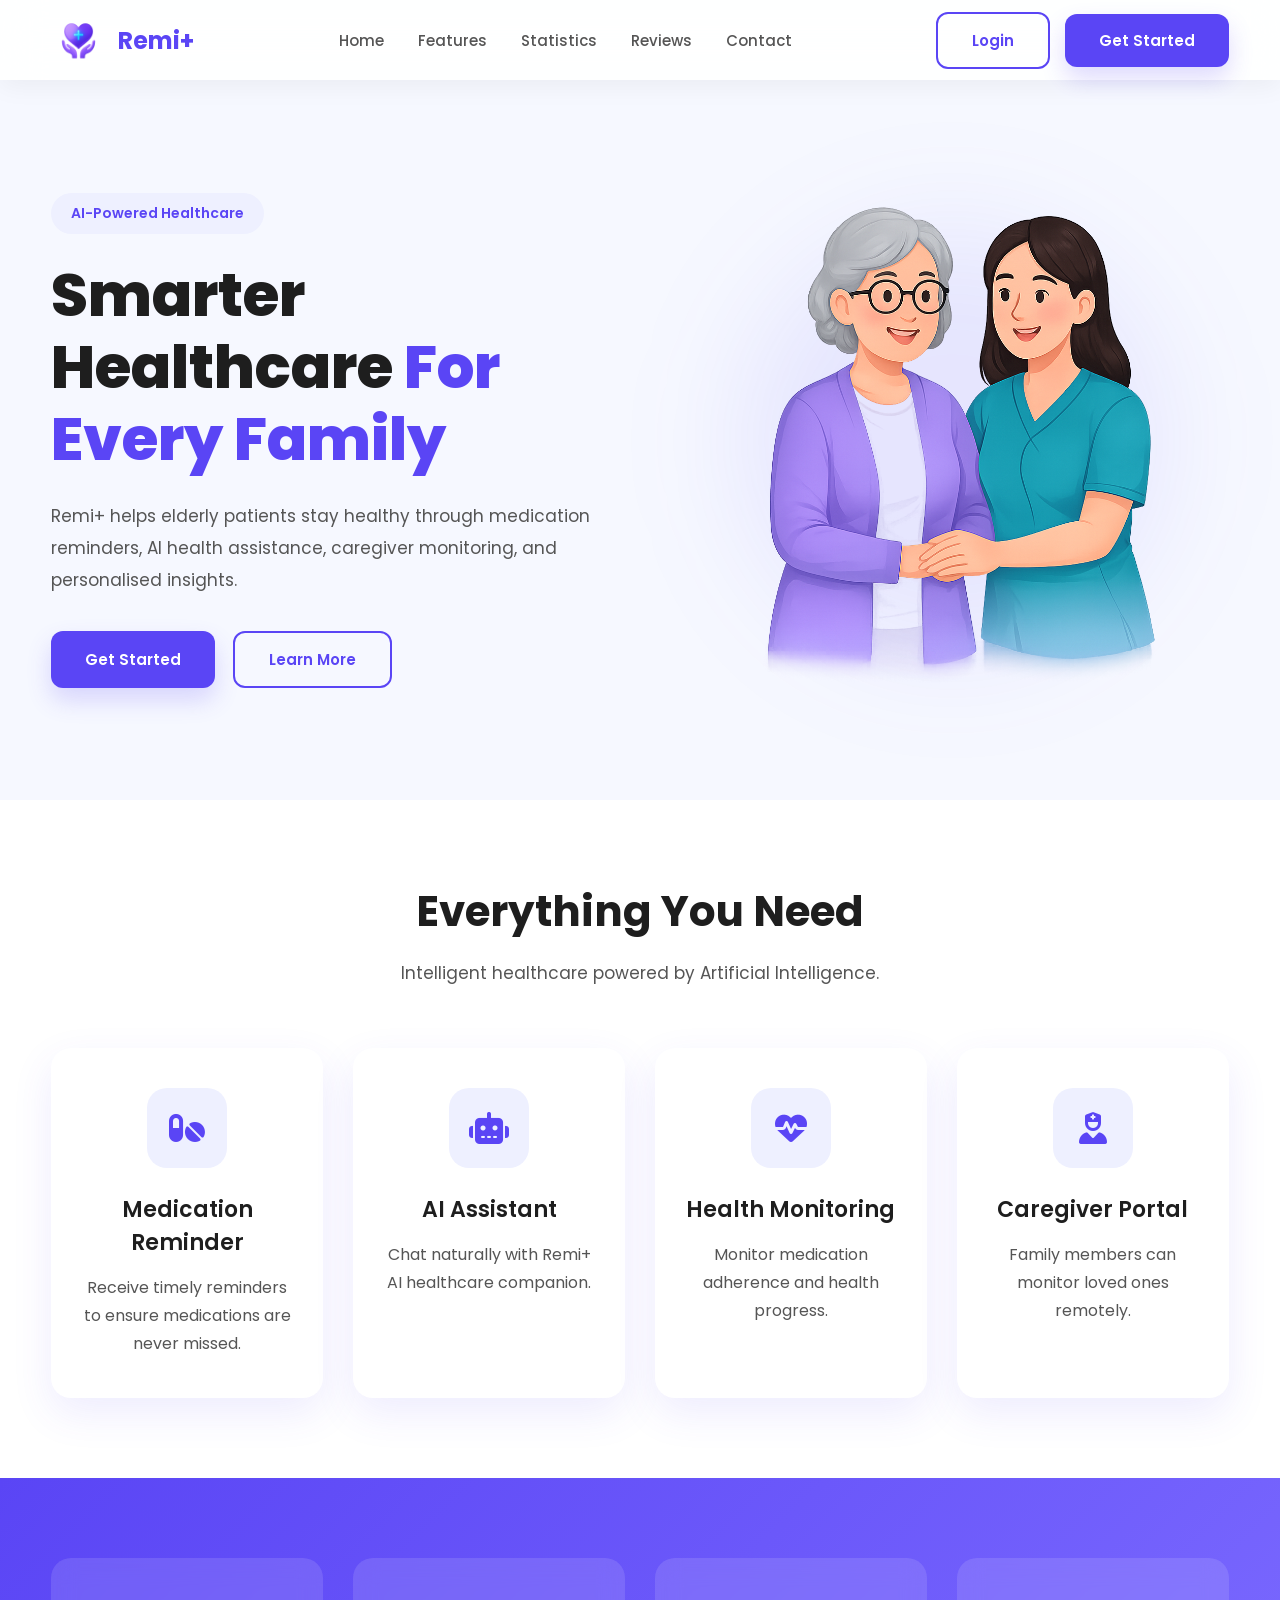
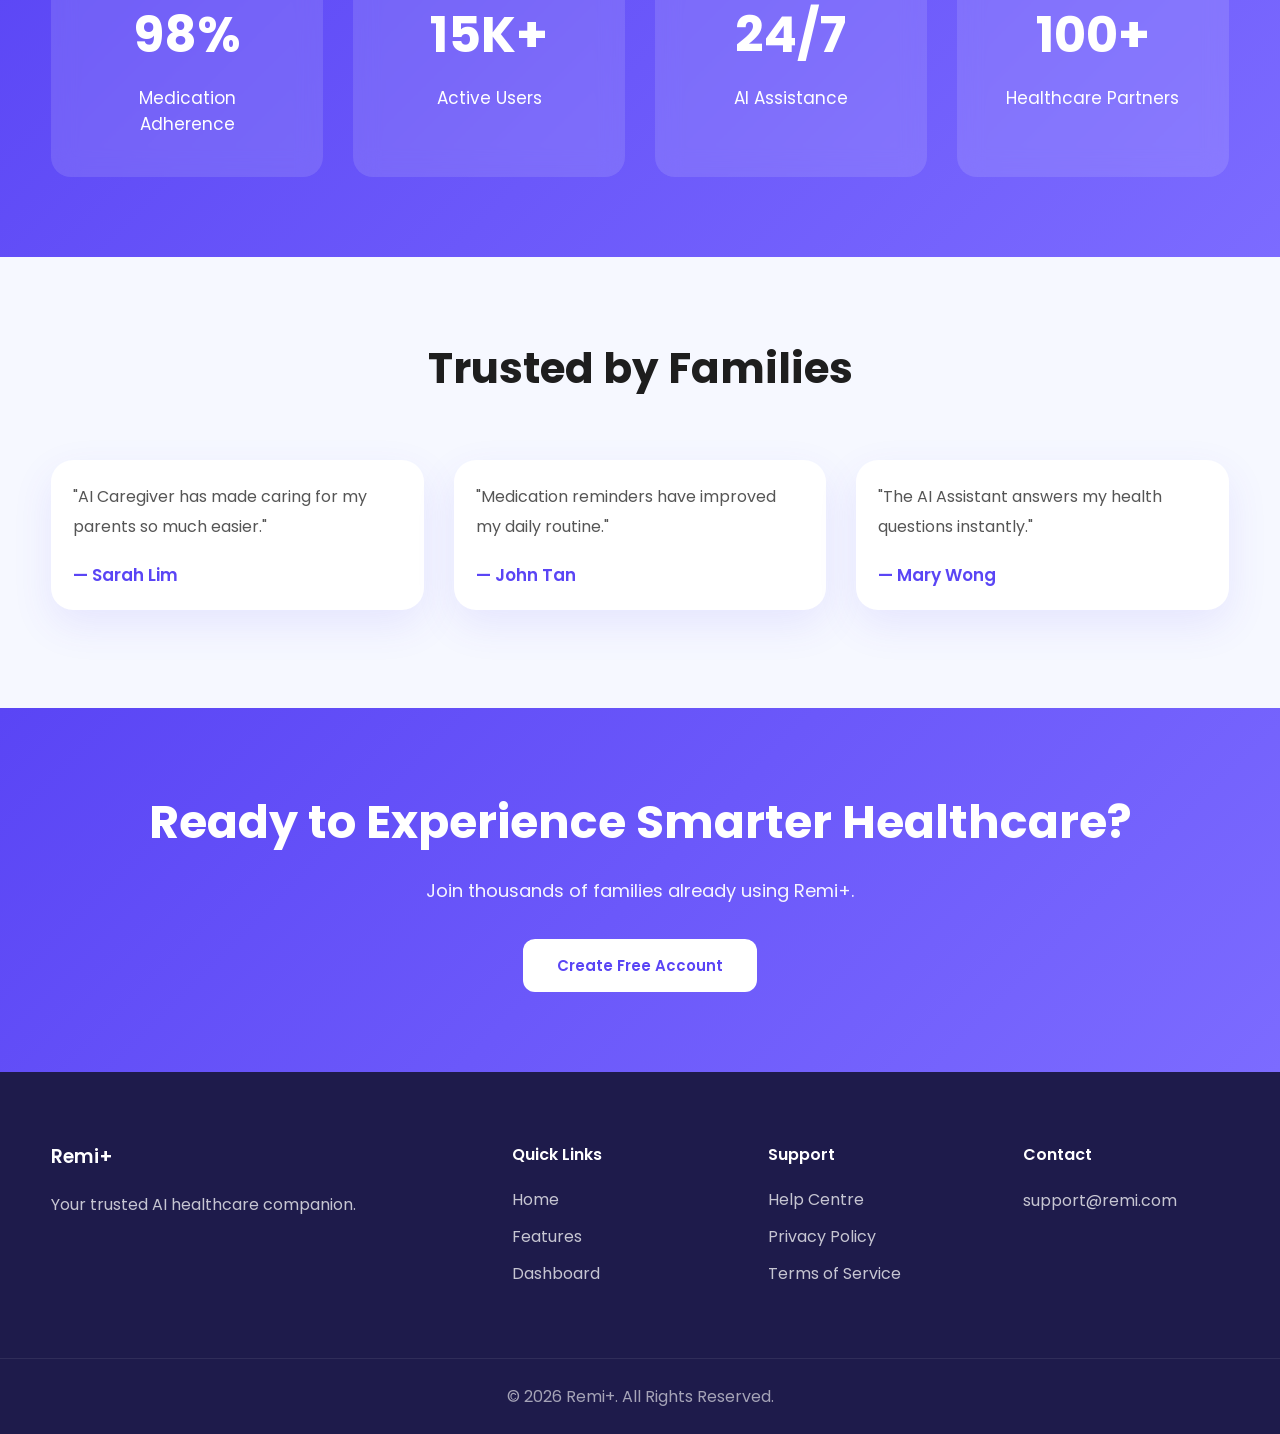
<file: index.html>
<!DOCTYPE html>
<html lang="en">

<head>
    <meta charset="UTF-8">
    <meta name="viewport" content="width=device-width, initial-scale=1.0">

    <title>Remi+</title>

    <!-- Google Font -->
    <link rel="preconnect" href="https://fonts.googleapis.com">
    <link rel="preconnect" href="https://fonts.gstatic.com" crossorigin>

    <link
        href="https://fonts.googleapis.com/css2?family=Poppins:wght@300;400;500;600;700;800&display=swap"
        rel="stylesheet">

    <!-- Font Awesome -->
    <link rel="stylesheet"
        href="https://cdnjs.cloudflare.com/ajax/libs/font-awesome/6.6.0/css/all.min.css">

    <!-- CSS -->
    <link rel="stylesheet" href="css/style.css">
</head>

<body>

    <!-- ================= NAVBAR ================= -->

    <header class="header">

        <div class="container navbar">

            <a href="#" class="logo">

                <img src="images/logo.png" alt="Logo">

                <span>Remi+</span>

            </a>

            <nav>

                <ul class="nav-links">

                    <li><a href="#home">Home</a></li>

                    <li><a href="#features">Features</a></li>

                    <li><a href="#statistics">Statistics</a></li>

                    <li><a href="#reviews">Reviews</a></li>

                    <li><a href="#contact">Contact</a></li>

                </ul>

            </nav>

            <div class="nav-buttons">

                <a href="choose-role.html" class="btn-outline">
                    Login
                </a>

                <a href="register.html" class="btn-primary">
                    Get Started
                </a>

            </div>

        </div>

    </header>

    <!-- ================= HERO ================= -->

    <section id="home" class="hero">

        <div class="container hero-grid">

            <div class="hero-content">

                <span class="tag">
                    AI-Powered Healthcare
                </span>

                <h1>

                    Smarter Healthcare

                    <span>

                        For Every Family

                    </span>

                </h1>

                <p>

                    Remi+ helps elderly patients stay healthy through
                    medication reminders, AI health assistance,
                    caregiver monitoring, and personalised insights.

                </p>

                <div class="hero-buttons">

                    <a href="choose-role.html" class="btn-primary">

                        Get Started

                    </a>

                    <a href="#features" class="btn-outline">

                        Learn More

                    </a>

                </div>

            </div>

            <div class="hero-image">

                <img src="images/hero.png" alt="AI Caregiver">

            </div>

        </div>

    </section>

    <!-- ================= FEATURES ================= -->

    <section id="features" class="features">

        <div class="container">

            <div class="section-title">

                <h2>

                    Everything You Need

                </h2>

                <p>

                    Intelligent healthcare powered by Artificial Intelligence.

                </p>

            </div>

            <div class="feature-grid">

                <div class="feature-card">

                    <i class="fas fa-pills"></i>

                    <h3>

                        Medication Reminder

                    </h3>

                    <p>

                        Receive timely reminders to ensure medications
                        are never missed.

                    </p>

                </div>

                <div class="feature-card">

                    <i class="fas fa-robot"></i>

                    <h3>

                        AI Assistant

                    </h3>

                    <p>

                        Chat naturally with Remi+ AI healthcare companion.

                    </p>

                </div>

                <div class="feature-card">

                    <i class="fas fa-heart-pulse"></i>

                    <h3>

                        Health Monitoring

                    </h3>

                    <p>

                        Monitor medication adherence and health progress.

                    </p>

                </div>

                <div class="feature-card">

                    <i class="fas fa-user-nurse"></i>

                    <h3>

                        Caregiver Portal

                    </h3>

                    <p>

                        Family members can monitor loved ones remotely.

                    </p>

                </div>

            </div>

        </div>

    </section>

    <!-- ================= STATISTICS ================= -->

    <section id="statistics" class="statistics">

        <div class="container stats-grid">

            <div class="stat-card">

                <h2>98%</h2>

                <p>Medication Adherence</p>

            </div>

            <div class="stat-card">

                <h2>15K+</h2>

                <p>Active Users</p>

            </div>

            <div class="stat-card">

                <h2>24/7</h2>

                <p>AI Assistance</p>

            </div>

            <div class="stat-card">

                <h2>100+</h2>

                <p>Healthcare Partners</p>

            </div>

        </div>

    </section>

    <!-- ================= TESTIMONIALS ================= -->

    <section id="reviews" class="reviews">

        <div class="container">

            <div class="section-title">

                <h2>

                    Trusted by Families

                </h2>

            </div>

            <div class="review-grid">

                <div class="review-card">

                    <p>

                        "AI Caregiver has made caring for my parents so much
                        easier."

                    </p>

                    <h4>

                        — Sarah Lim

                    </h4>

                </div>

                <div class="review-card">

                    <p>

                        "Medication reminders have improved my daily routine."

                    </p>

                    <h4>

                        — John Tan

                    </h4>

                </div>

                <div class="review-card">

                    <p>

                        "The AI Assistant answers my health questions instantly."

                    </p>

                    <h4>

                        — Mary Wong

                    </h4>

                </div>

            </div>

        </div>

    </section>

    <!-- ================= CTA ================= -->

    <section class="cta">

        <div class="container">

            <h2>

                Ready to Experience Smarter Healthcare?

            </h2>

            <p>

                Join thousands of families already using Remi+.

            </p>

            <a href="register.html" class="btn-primary">

                Create Free Account

            </a>

        </div>

    </section>

    <!-- ================= FOOTER ================= -->

    <footer id="contact">

        <div class="container footer-grid">

            <div>

                <h3>

                    Remi+

                </h3>

                <p>

                    Your trusted AI healthcare companion.

                </p>

            </div>

            <div>

                <h4>

                    Quick Links

                </h4>

                <a href="#">Home</a>

                <a href="#">Features</a>

                <a href="#">Dashboard</a>

            </div>

            <div>

                <h4>

                    Support

                </h4>

                <a href="#">Help Centre</a>

                <a href="#">Privacy Policy</a>

                <a href="#">Terms of Service</a>

            </div>

            <div>

                <h4>

                    Contact

                </h4>

                <p>

                    support@remi.com

                </p>

            </div>

        </div>

        <div class="copyright">

            © 2026 Remi+. All Rights Reserved.

        </div>

    </footer>

    <!-- JavaScript -->

    <script src="js/script.js"></script>

</body>

</html>
</file>
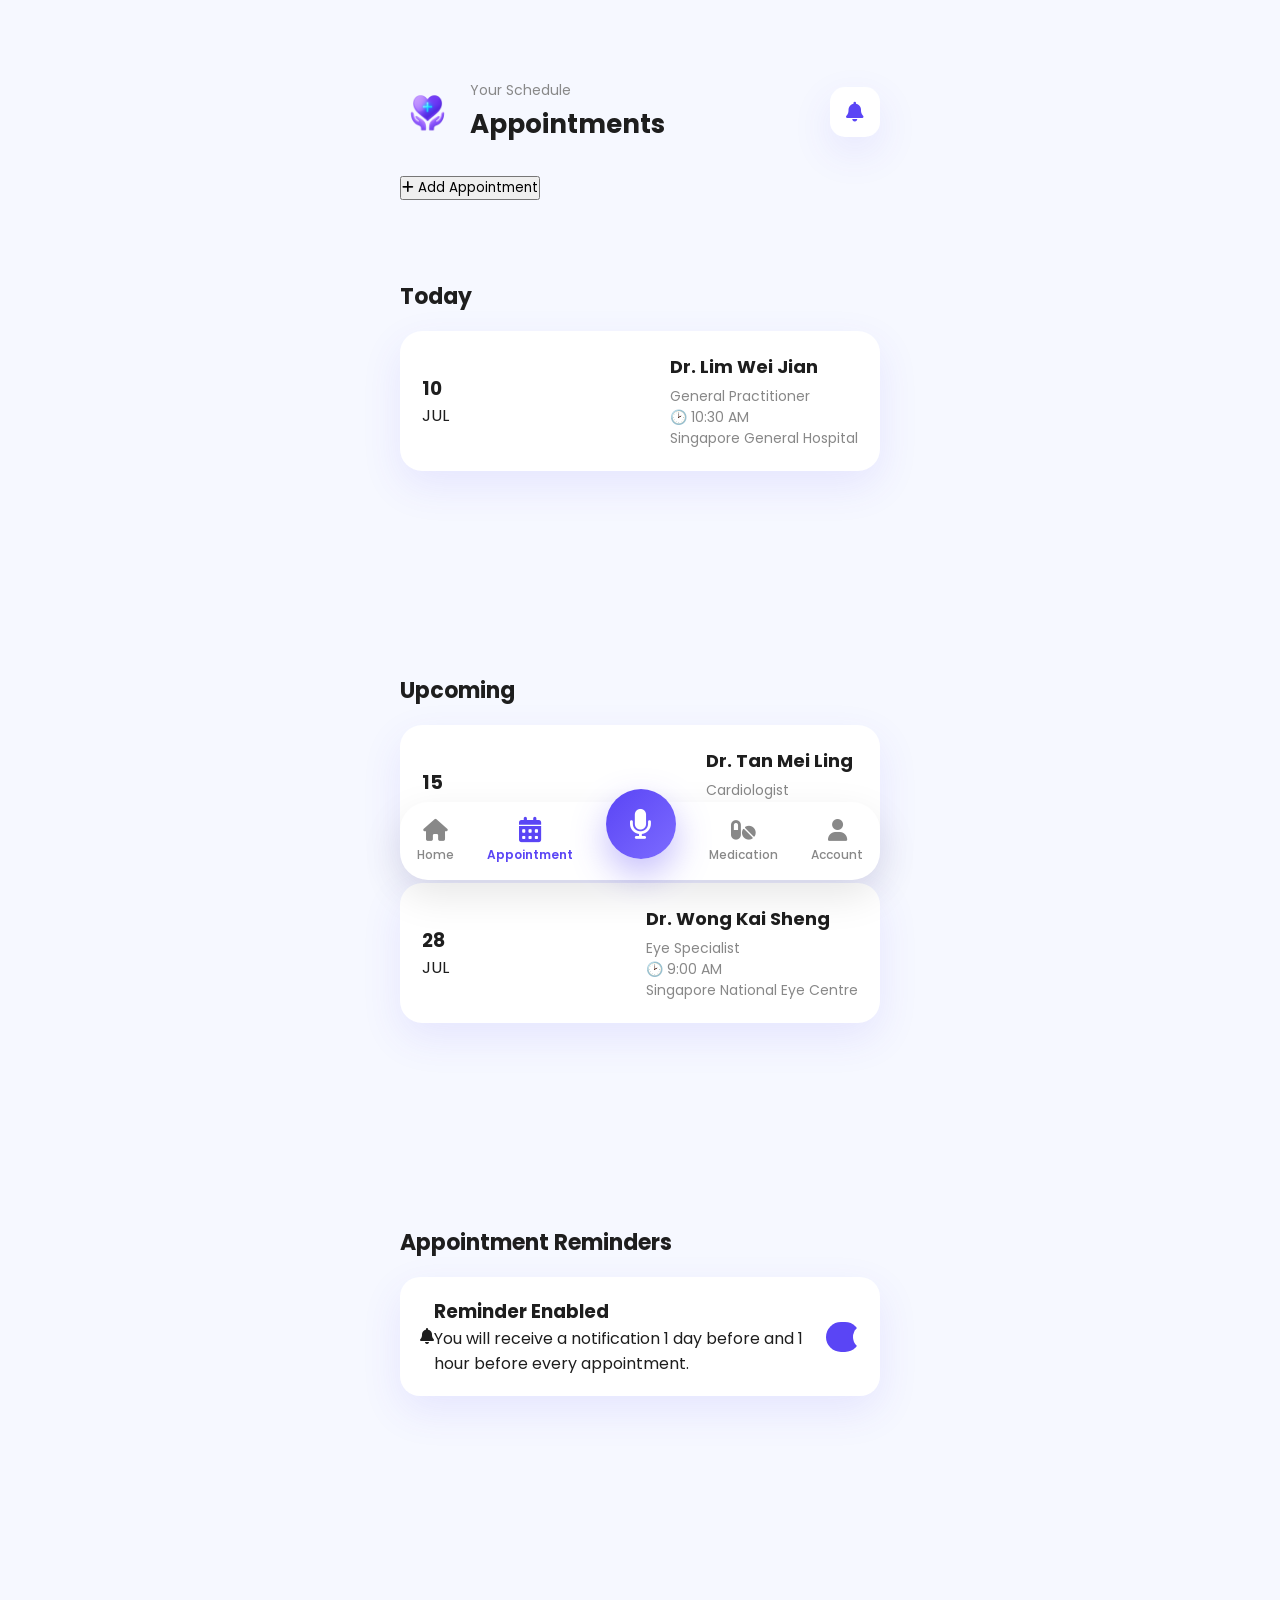
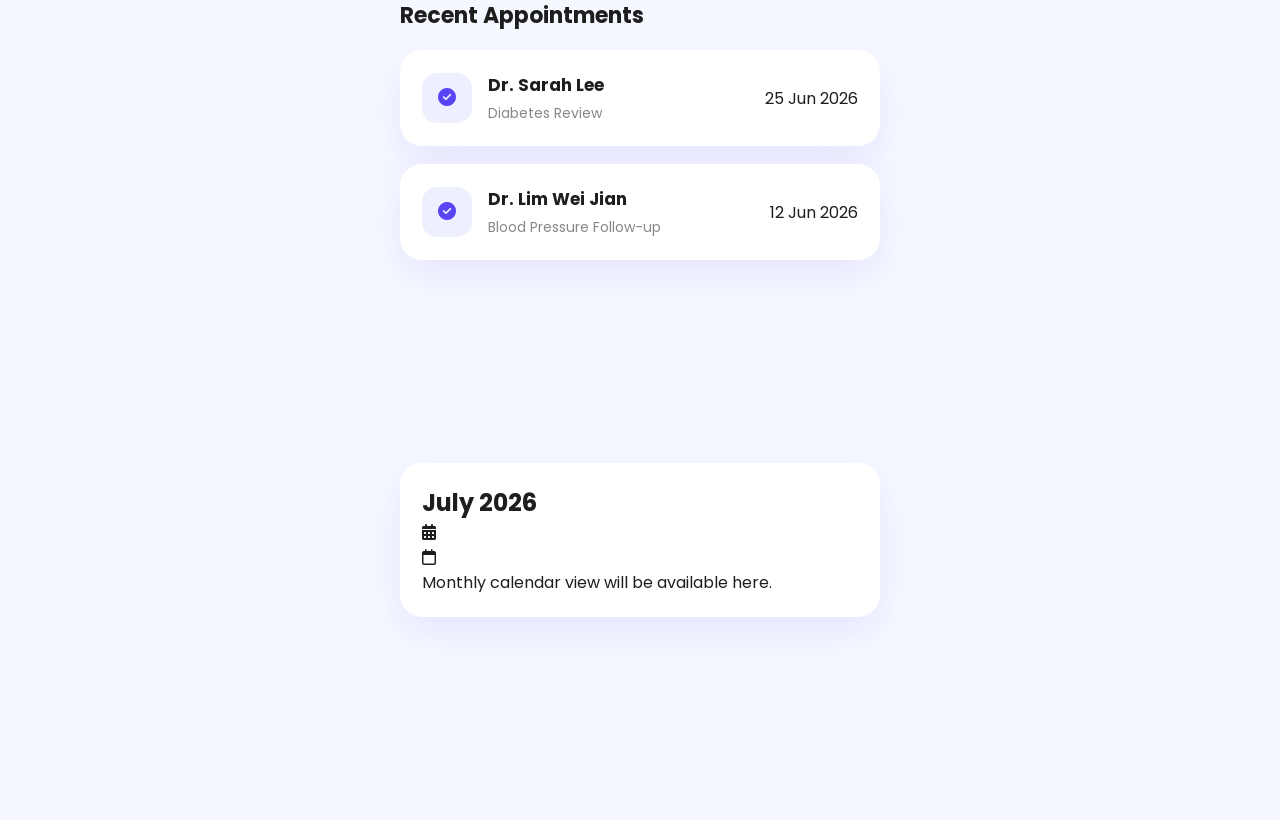
<file: appointment.html>
<!DOCTYPE html>
<html lang="en">

<head>

    <meta charset="UTF-8">

    <meta name="viewport"
          content="width=device-width, initial-scale=1.0">

    <title>Remi+ | Appointments</title>

    <!-- Google Font -->

    <link rel="preconnect"
          href="https://fonts.googleapis.com">

    <link rel="preconnect"
          href="https://fonts.gstatic.com"
          crossorigin>

    <link href="https://fonts.googleapis.com/css2?family=Poppins:wght@300;400;500;600;700;800&display=swap"
          rel="stylesheet">

    <!-- Font Awesome -->

    <link rel="stylesheet"
          href="https://cdnjs.cloudflare.com/ajax/libs/font-awesome/6.6.0/css/all.min.css">

    <!-- CSS -->

    <link rel="stylesheet"
          href="css/style.css">

</head>

<body>

    <section class="appointment-page">

        <div class="dashboard-container">

            <!-- ==========================================
                 HEADER
            =========================================== -->

            <header class="dashboard-header">

                <div class="header-left">

                    <img src="images/logo.png"
                         class="dashboard-logo"
                         alt="Remi+">

                    <div>

                        <p class="welcome-text">

                            Your Schedule

                        </p>

                        <h1>

                            Appointments

                        </h1>

                    </div>

                </div>

                <button class="notification-btn">

                    <i class="fa-solid fa-bell"></i>

                </button>

            </header>

            <!-- ==========================================
                 ADD BUTTON
            =========================================== -->

            <button class="primary-btn add-btn">

                <i class="fa-solid fa-plus"></i>

                Add Appointment

            </button>

            <!-- ==========================================
                 TODAY
            =========================================== -->

            <section class="dashboard-section">

                <div class="section-header">

                    <h2>

                        Today

                    </h2>

                </div>

                <div class="appointment-card">

                    <div class="appointment-date">

                        <h1>

                            10

                        </h1>

                        <span>

                            JUL

                        </span>

                    </div>

                    <div class="appointment-details">

                        <h3>

                            Dr. Lim Wei Jian

                        </h3>

                        <p>

                            General Practitioner

                        </p>

                        <p>

                            🕑 10:30 AM

                        </p>

                        <p>

                            Singapore General Hospital

                        </p>

                    </div>

                </div>

            </section>

            <!-- ==========================================
                 UPCOMING
            =========================================== -->

            <section class="dashboard-section">

                <div class="section-header">

                    <h2>

                        Upcoming

                    </h2>

                </div>

                <div class="appointment-card">

                    <div class="appointment-date">

                        <h1>

                            15

                        </h1>

                        <span>

                            JUL

                        </span>

                    </div>

                    <div class="appointment-details">

                        <h3>

                            Dr. Tan Mei Ling

                        </h3>

                        <p>

                            Cardiologist

                        </p>

                        <p>

                            🕑 2:30 PM

                        </p>

                        <p>

                            National Heart Centre

                        </p>

                    </div>

                </div>

                <div class="appointment-card">

                    <div class="appointment-date">

                        <h1>

                            28

                        </h1>

                        <span>

                            JUL

                        </span>

                    </div>

                    <div class="appointment-details">

                        <h3>

                            Dr. Wong Kai Sheng

                        </h3>

                        <p>

                            Eye Specialist

                        </p>

                        <p>

                            🕑 9:00 AM

                        </p>

                        <p>

                            Singapore National Eye Centre

                        </p>

                    </div>

                </div>

            </section>

                        <!-- ==========================================
                 APPOINTMENT REMINDERS
            =========================================== -->

            <section class="dashboard-section">

                <div class="section-header">

                    <h2>

                        Appointment Reminders

                    </h2>

                </div>

                <div class="reminder-card">

                    <div class="reminder-icon">

                        <i class="fa-solid fa-bell"></i>

                    </div>

                    <div class="reminder-content">

                        <h3>

                            Reminder Enabled

                        </h3>

                        <p>

                            You will receive a notification
                            1 day before and 1 hour before
                            every appointment.

                        </p>

                    </div>

                    <label class="switch">

                        <input type="checkbox"
                               checked>

                        <span class="slider"></span>

                    </label>

                </div>

            </section>

            <!-- ==========================================
                 PAST APPOINTMENTS
            =========================================== -->

            <section class="dashboard-section">

                <div class="section-header">

                    <h2>

                        Recent Appointments

                    </h2>

                </div>

                <div class="history-card">

                    <div class="history-left">

                        <i class="fa-solid fa-circle-check"></i>

                        <div>

                            <h3>

                                Dr. Sarah Lee

                            </h3>

                            <p>

                                Diabetes Review

                            </p>

                        </div>

                    </div>

                    <span>

                        25 Jun 2026

                    </span>

                </div>

                <div class="history-card">

                    <div class="history-left">

                        <i class="fa-solid fa-circle-check"></i>

                        <div>

                            <h3>

                                Dr. Lim Wei Jian

                            </h3>

                            <p>

                                Blood Pressure Follow-up

                            </p>

                        </div>

                    </div>

                    <span>

                        12 Jun 2026

                    </span>

                </div>

            </section>

            <!-- ==========================================
                 MONTHLY CALENDAR
            =========================================== -->

            <section class="dashboard-section">

                <div class="calendar-card">

                    <div class="calendar-header">

                        <h2>

                            July 2026

                        </h2>

                        <i class="fa-solid fa-calendar-days"></i>

                    </div>

                    <div class="calendar-placeholder">

                        <i class="fa-regular fa-calendar"></i>

                        <p>

                            Monthly calendar view
                            will be available here.

                        </p>

                    </div>

                </div>

            </section>

            <!-- ==========================================
                 BOTTOM NAVIGATION
            =========================================== -->

            <nav class="bottom-navbar">

                <a href="home.html"
                   class="nav-item">

                    <i class="fa-solid fa-house"></i>

                    <span>

                        Home

                    </span>

                </a>

                <a href="appointment.html"
                   class="nav-item active">

                    <i class="fa-solid fa-calendar-days"></i>

                    <span>

                        Appointment

                    </span>

                </a>

                <a href="voice.html"
                   class="voice-button">

                    <i class="fa-solid fa-microphone"></i>

                </a>

                <a href="medication.html"
                   class="nav-item">

                    <i class="fa-solid fa-pills"></i>

                    <span>

                        Medication

                    </span>

                </a>

                <a href="account.html"
                   class="nav-item">

                    <i class="fa-solid fa-user"></i>

                    <span>

                        Account

                    </span>

                </a>

            </nav>

        </div>

    </section>

    <script src="js/script.js"></script>

</body>

</html>
</file>
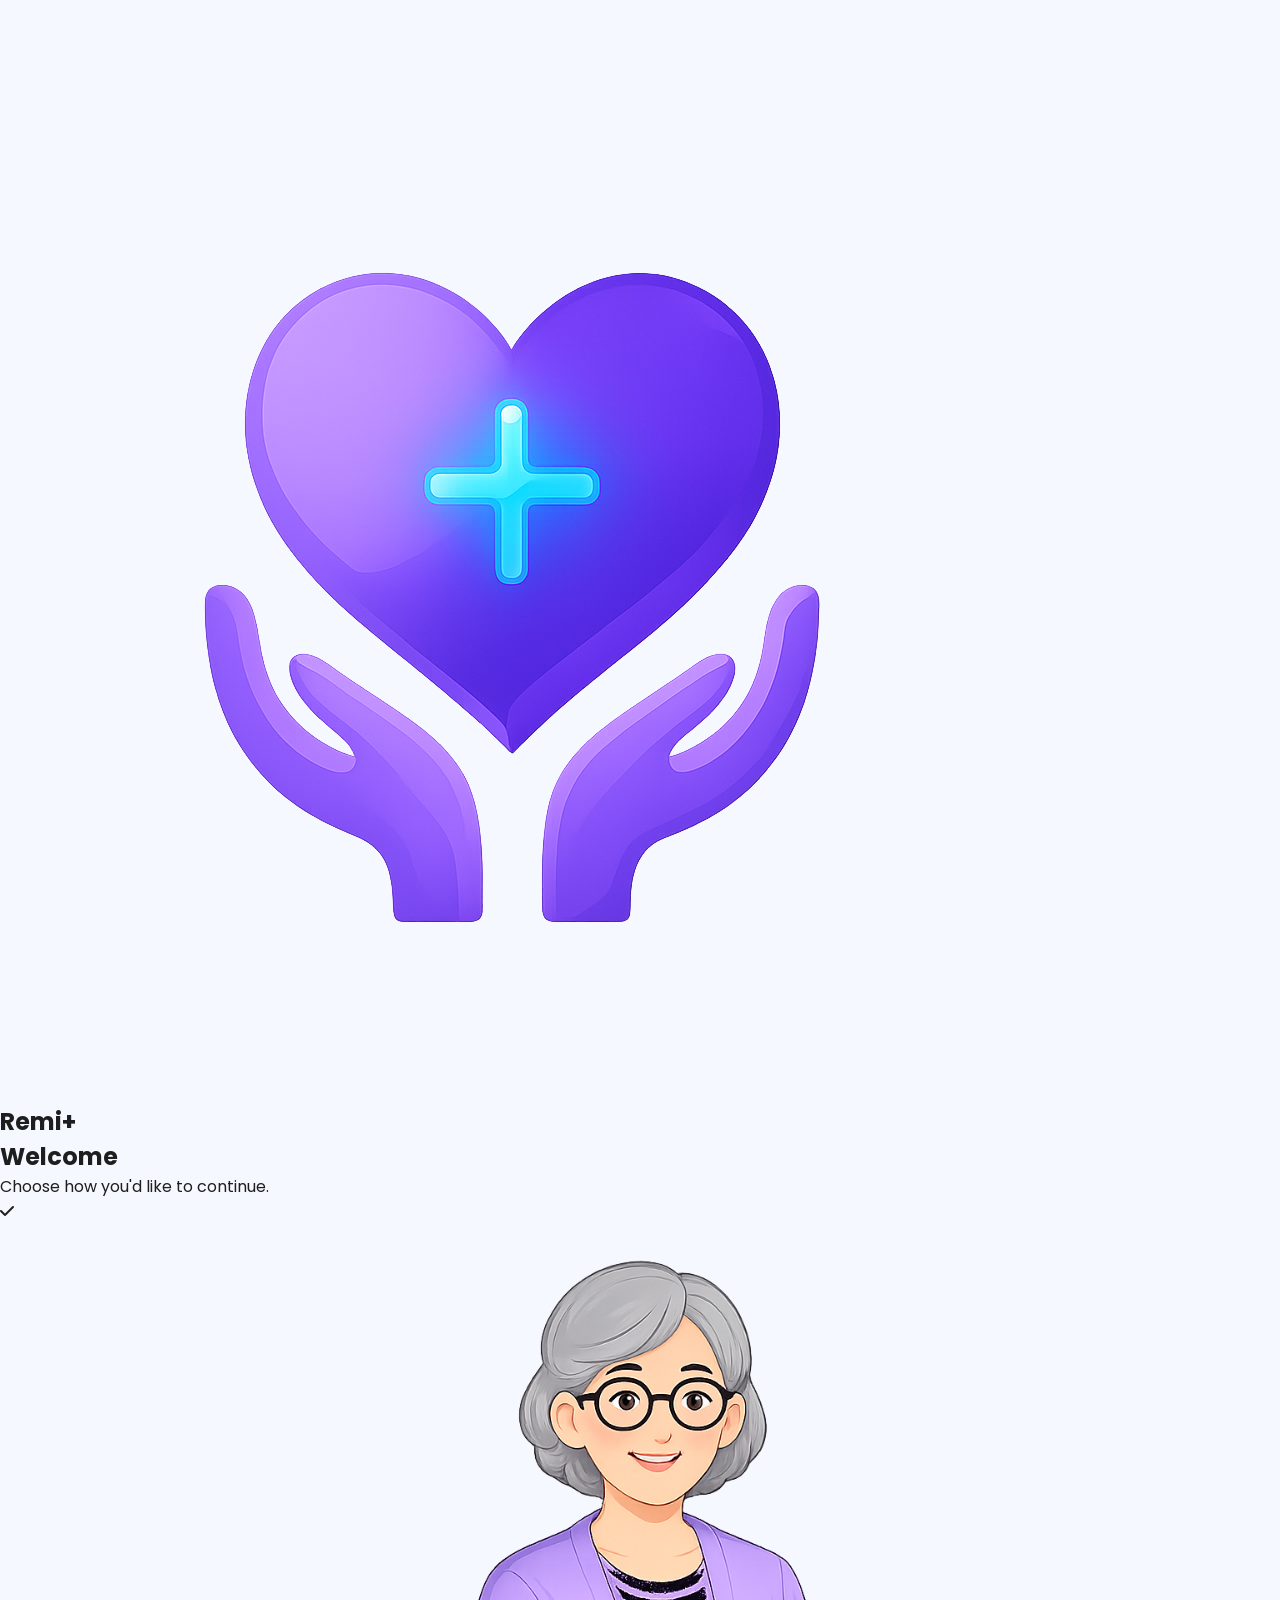
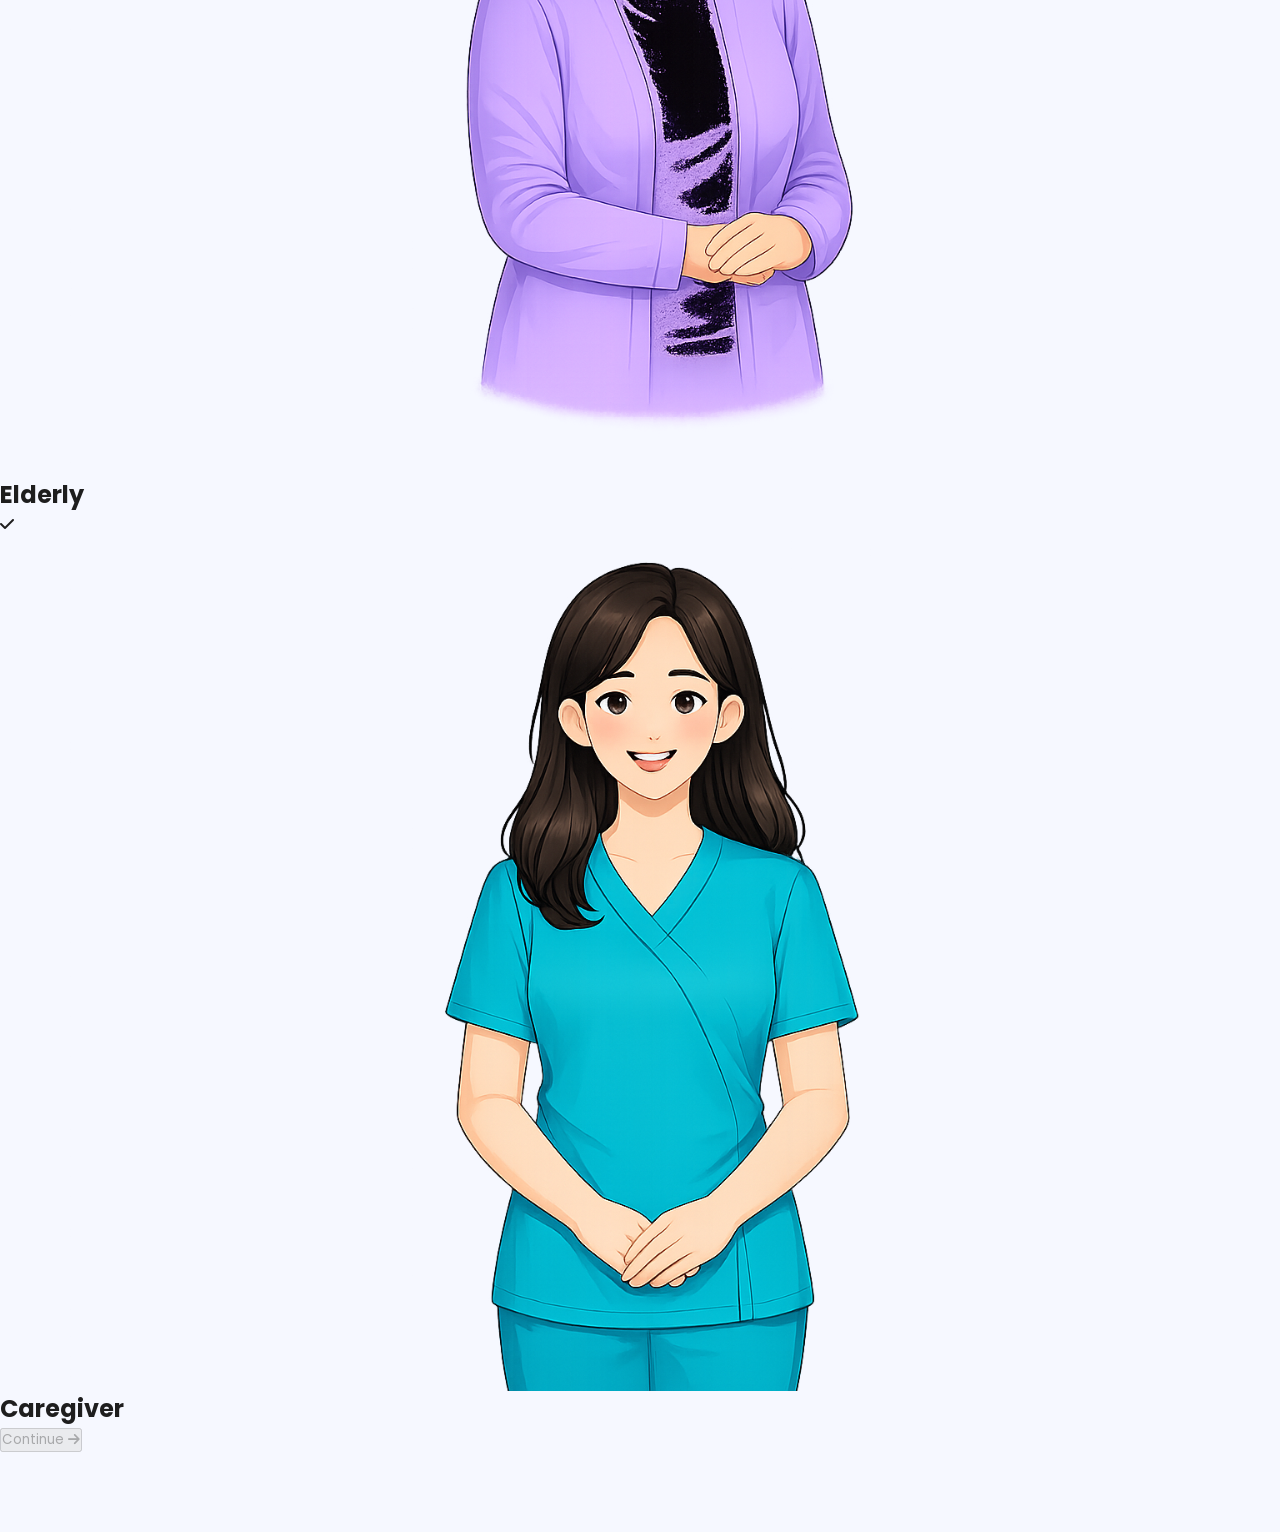
<file: choose-role.html>
<!DOCTYPE html>
<html lang="en">

<head>

    <meta charset="UTF-8">

    <meta name="viewport"
          content="width=device-width, initial-scale=1.0">

    <title>Remi+ | Choose Role</title>

    <!-- Google Font -->

    <link rel="preconnect"
          href="https://fonts.googleapis.com">

    <link rel="preconnect"
          href="https://fonts.gstatic.com"
          crossorigin>

    <link href="https://fonts.googleapis.com/css2?family=Poppins:wght@300;400;500;600;700;800&display=swap"
          rel="stylesheet">

    <!-- Font Awesome -->

    <link rel="stylesheet"
          href="https://cdnjs.cloudflare.com/ajax/libs/font-awesome/6.6.0/css/all.min.css">

    <!-- Global CSS -->

    <link rel="stylesheet"
          href="css/style.css">

</head>

<body>

    <!-- Background -->

    <div class="bg-circle circle-1"></div>

    <div class="bg-circle circle-2"></div>

    <!-- ======================================
         ROLE SELECTION
    ======================================= -->

    <section class="role-page">

        <div class="role-container">

            <!-- Brand -->

            <div class="brand">

                <img src="images/logo.png"
                     alt="Remi+ Logo"
                     class="brand-logo">

                <h2>

                    Remi+

                </h2>

            </div>

            <!-- Heading -->

            <h1>

                Welcome

            </h1>

            <p class="role-description">

                Choose how you'd like to continue.

            </p>

            <!-- Role Cards -->

            <div class="role-cards">

                <!-- Elderly -->

                <div class="role-card"
                     id="elderlyCard">

                    <div class="selected-badge">

                        <i class="fa-solid fa-check"></i>

                    </div>

                    <div class="card-image">

                        <img src="images/elderly.png"
                             alt="Elderly">

                    </div>

                    <h2>

                        Elderly

                    </h2>

                </div>

                <!-- Caregiver -->

                <div class="role-card"
                     id="caregiverCard">

                    <div class="selected-badge">

                        <i class="fa-solid fa-check"></i>

                    </div>

                    <div class="card-image">

                        <img src="images/caregiver.png"
                             alt="Caregiver">

                    </div>

                    <h2>

                        Caregiver

                    </h2>

                </div>

            </div>

            <!-- Continue -->

            <button id="continueBtn"
                    class="continue-btn">

                Continue

                <i class="fa-solid fa-arrow-right"></i>

            </button>

        </div>

    </section>

    <!-- JavaScript -->

    <script src="js/script.js"></script>

</body>

</html>
</file>
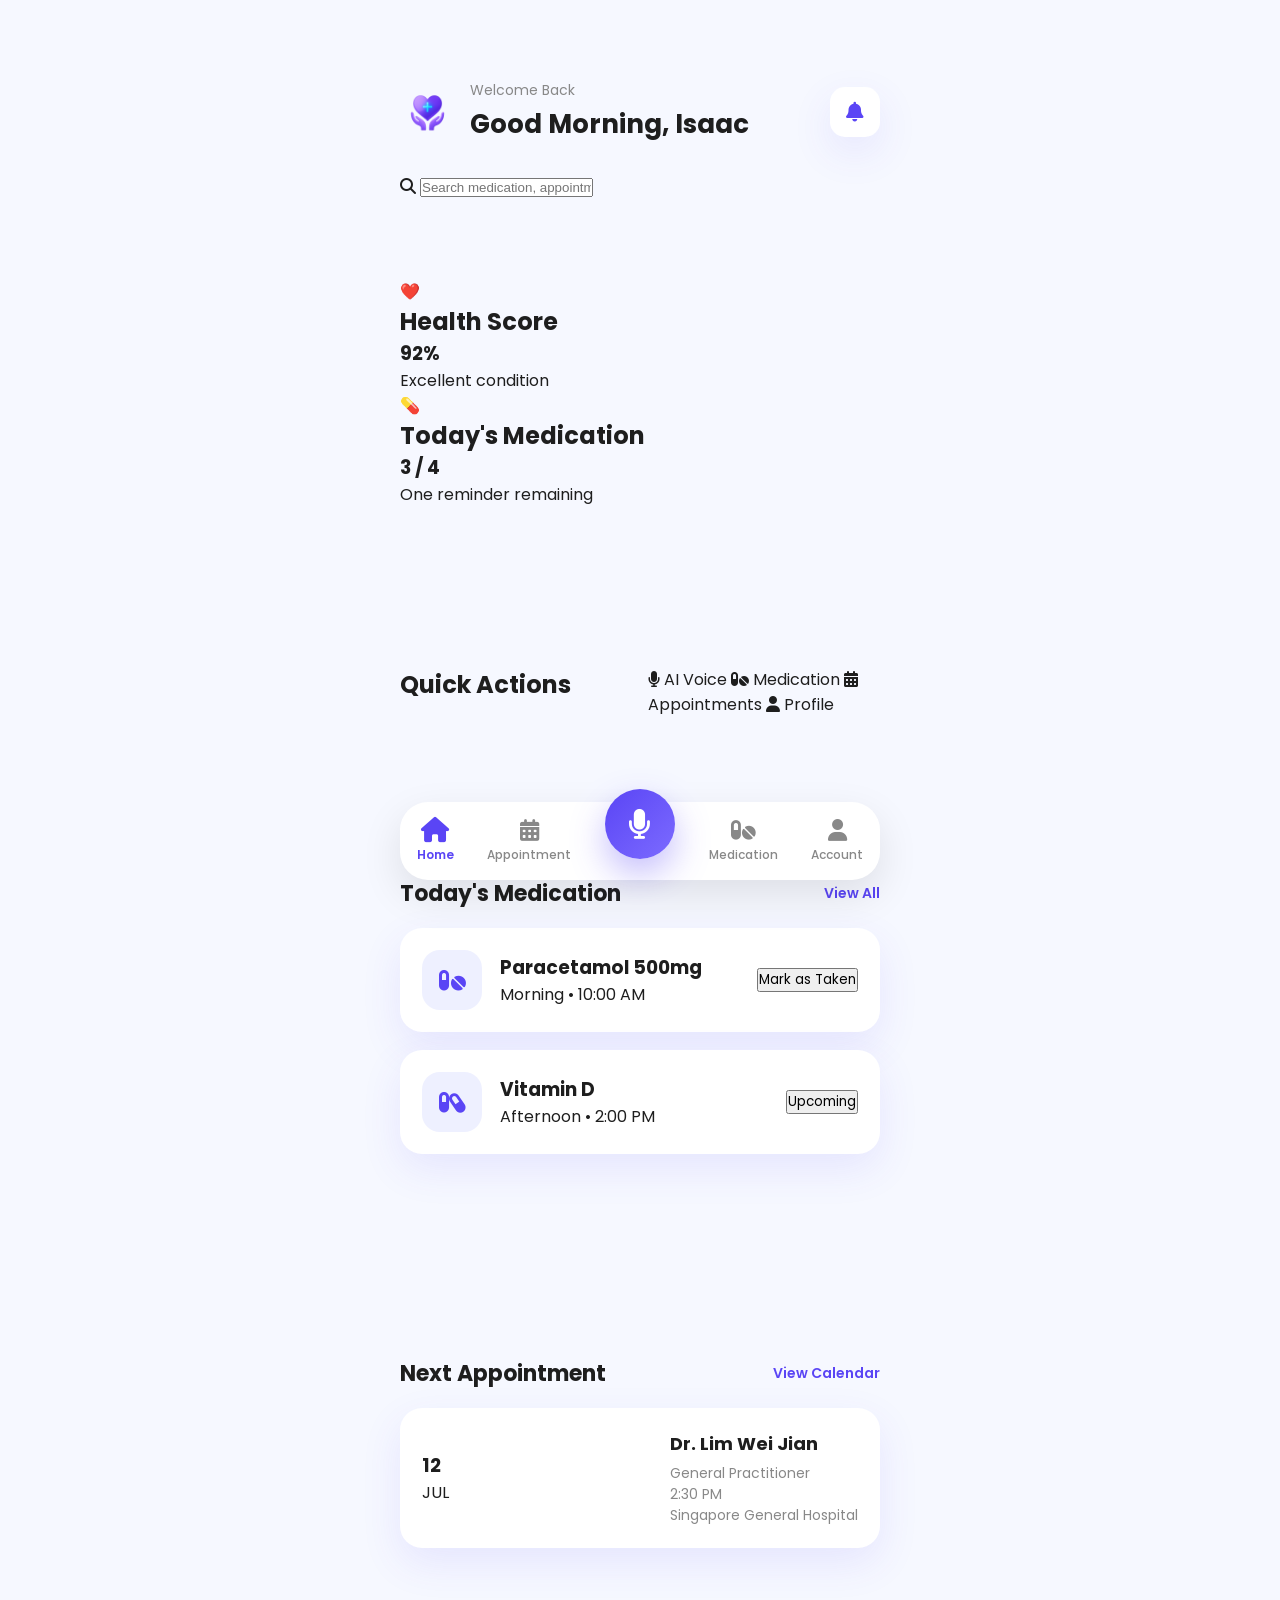
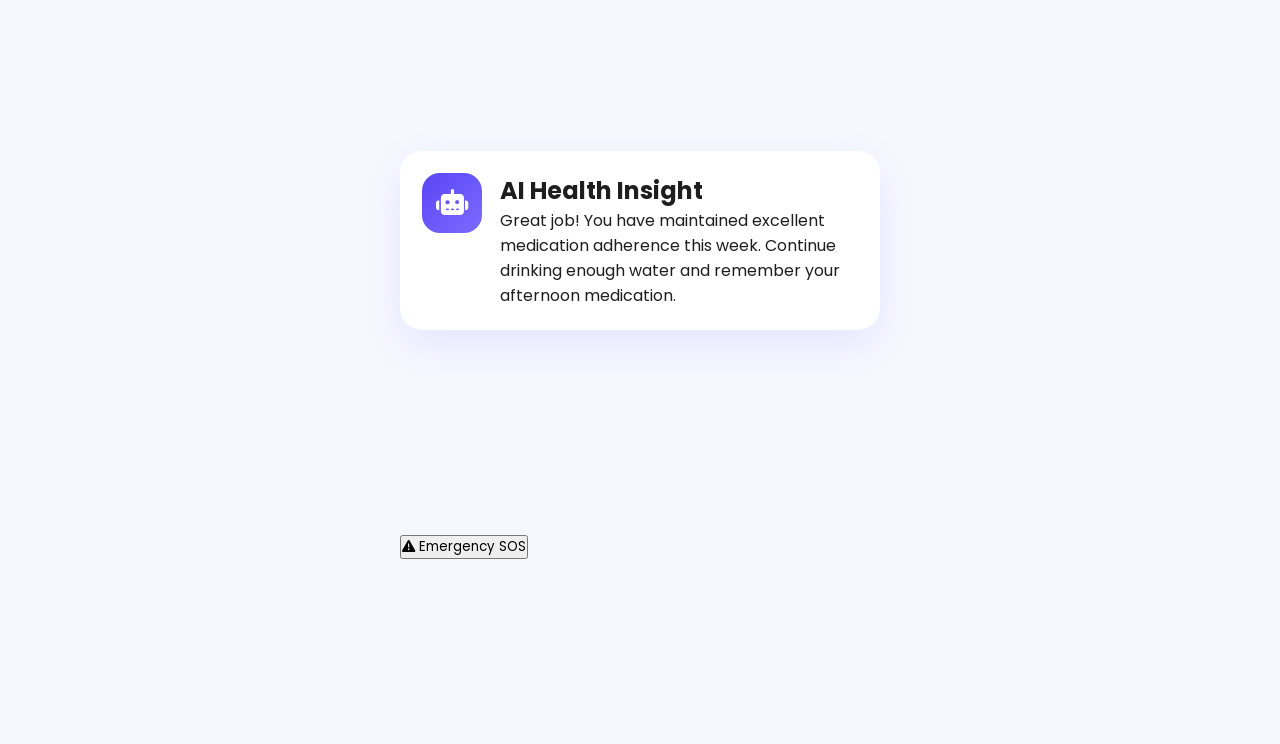
<file: home.html>
<!DOCTYPE html>
<html lang="en">

<head>

    <meta charset="UTF-8">

    <meta name="viewport"
          content="width=device-width, initial-scale=1.0">

    <title>Remi+ | Home</title>

    <!-- Google Font -->

    <link rel="preconnect"
          href="https://fonts.googleapis.com">

    <link rel="preconnect"
          href="https://fonts.gstatic.com"
          crossorigin>

    <link href="https://fonts.googleapis.com/css2?family=Poppins:wght@300;400;500;600;700;800&display=swap"
          rel="stylesheet">

    <!-- Font Awesome -->

    <link rel="stylesheet"
          href="https://cdnjs.cloudflare.com/ajax/libs/font-awesome/6.6.0/css/all.min.css">

    <!-- CSS -->

    <link rel="stylesheet"
          href="css/style.css">

</head>

<body>

    <!-- ==========================================
         HOME PAGE
    =========================================== -->

    <section class="dashboard">

        <div class="dashboard-container">

            <!-- ===============================
                 TOP HEADER
            ================================ -->

            <header class="dashboard-header">

                <div class="header-left">

                    <img src="images/logo.png"
                         alt="Remi+ Logo"
                         class="dashboard-logo">

                    <div>

                        <p class="welcome-text">

                            Welcome Back

                        </p>

                        <h1>

                            Good Morning,
                            <span id="username">

                                Isaac

                            </span>

                        </h1>

                    </div>

                </div>

                <div class="header-right">

                    <button class="notification-btn">

                        <i class="fa-solid fa-bell"></i>

                    </button>

                </div>

            </header>

            <!-- ===============================
                 SEARCH BAR
            ================================ -->

            <div class="search-box">

                <i class="fa-solid fa-magnifying-glass"></i>

                <input
                    type="text"
                    placeholder="Search medication, appointments...">

            </div>

            <!-- ===============================
                 HEALTH OVERVIEW
            ================================ -->

            <section class="health-overview">

                <div class="health-card">

                    <div class="health-icon">

                        ❤️

                    </div>

                    <div>

                        <h2>

                            Health Score

                        </h2>

                        <h1>

                            92%

                        </h1>

                        <p>

                            Excellent condition

                        </p>

                    </div>

                </div>

                <div class="health-card">

                    <div class="health-icon">

                        💊

                    </div>

                    <div>

                        <h2>

                            Today's Medication

                        </h2>

                        <h1>

                            3 / 4

                        </h1>

                        <p>

                            One reminder remaining

                        </p>

                    </div>

                </div>

            </section>

            <!-- ===============================
                 QUICK ACTIONS
            ================================ -->

            <section class="quick-actions">

                <h2>

                    Quick Actions

                </h2>

                <div class="action-grid">

                    <a href="voice.html"
                       class="action-card">

                        <i class="fa-solid fa-microphone"></i>

                        <span>

                            AI Voice

                        </span>

                    </a>

                    <a href="medication.html"
                       class="action-card">

                        <i class="fa-solid fa-pills"></i>

                        <span>

                            Medication

                        </span>

                    </a>

                    <a href="appointment.html"
                       class="action-card">

                        <i class="fa-solid fa-calendar-days"></i>

                        <span>

                            Appointments

                        </span>

                    </a>

                    <a href="account.html"
                       class="action-card">

                        <i class="fa-solid fa-user"></i>

                        <span>

                            Profile

                        </span>

                    </a>

                </div>

            </section>

                        <!-- ===============================
                 TODAY'S MEDICATION
            ================================ -->

            <section class="dashboard-section">

                <div class="section-header">

                    <h2>

                        Today's Medication

                    </h2>

                    <a href="medication.html">

                        View All

                    </a>

                </div>

                <div class="medication-card">

                    <div class="medication-left">

                        <div class="medication-icon">

                            <i class="fa-solid fa-pills"></i>

                        </div>

                        <div>

                            <h3>

                                Paracetamol 500mg

                            </h3>

                            <p>

                                Morning • 10:00 AM

                            </p>

                        </div>

                    </div>

                    <button class="primary-btn">

                        Mark as Taken

                    </button>

                </div>

                <div class="medication-card">

                    <div class="medication-left">

                        <div class="medication-icon">

                            <i class="fa-solid fa-capsules"></i>

                        </div>

                        <div>

                            <h3>

                                Vitamin D

                            </h3>

                            <p>

                                Afternoon • 2:00 PM

                            </p>

                        </div>

                    </div>

                    <button class="secondary-btn">

                        Upcoming

                    </button>

                </div>

            </section>

            <!-- ===============================
                 UPCOMING APPOINTMENT
            ================================ -->

            <section class="dashboard-section">

                <div class="section-header">

                    <h2>

                        Next Appointment

                    </h2>

                    <a href="appointment.html">

                        View Calendar

                    </a>

                </div>

                <div class="appointment-card">

                    <div class="appointment-date">

                        <h1>

                            12

                        </h1>

                        <span>

                            JUL

                        </span>

                    </div>

                    <div class="appointment-details">

                        <h3>

                            Dr. Lim Wei Jian

                        </h3>

                        <p>

                            General Practitioner

                        </p>

                        <p>

                            2:30 PM

                        </p>

                        <p>

                            Singapore General Hospital

                        </p>

                    </div>

                </div>

            </section>

            <!-- ===============================
                 AI HEALTH INSIGHT
            ================================ -->

            <section class="dashboard-section">

                <div class="ai-card">

                    <div class="ai-icon">

                        <i class="fa-solid fa-robot"></i>

                    </div>

                    <div>

                        <h2>

                            AI Health Insight

                        </h2>

                        <p>

                            Great job! You have maintained excellent
                            medication adherence this week.
                            Continue drinking enough water and
                            remember your afternoon medication.

                        </p>

                    </div>

                </div>

            </section>

            <!-- ===============================
                 EMERGENCY SOS
            ================================ -->

            <section class="dashboard-section">

                <button class="sos-button">

                    <i class="fa-solid fa-triangle-exclamation"></i>

                    Emergency SOS

                </button>

            </section>

                        <!-- ===============================
                 BOTTOM NAVIGATION
            ================================ -->

            <nav class="bottom-navbar">

                <a href="home.html"
                   class="nav-item active">

                    <i class="fa-solid fa-house"></i>

                    <span>

                        Home

                    </span>

                </a>

                <a href="appointment.html"
                   class="nav-item">

                    <i class="fa-solid fa-calendar-days"></i>

                    <span>

                        Appointment

                    </span>

                </a>

                <!-- Floating AI Voice Button -->

                <a href="voice.html"
                   class="voice-button">

                    <i class="fa-solid fa-microphone"></i>

                </a>

                <a href="medication.html"
                   class="nav-item">

                    <i class="fa-solid fa-pills"></i>

                    <span>

                        Medication

                    </span>

                </a>

                <a href="account.html"
                   class="nav-item">

                    <i class="fa-solid fa-user"></i>

                    <span>

                        Account

                    </span>

                </a>

            </nav>

        </div>

    </section>

    <!-- ==========================================
         JAVASCRIPT
    =========================================== -->

    <script src="js/script.js"></script>

</body>

</html>
</file>
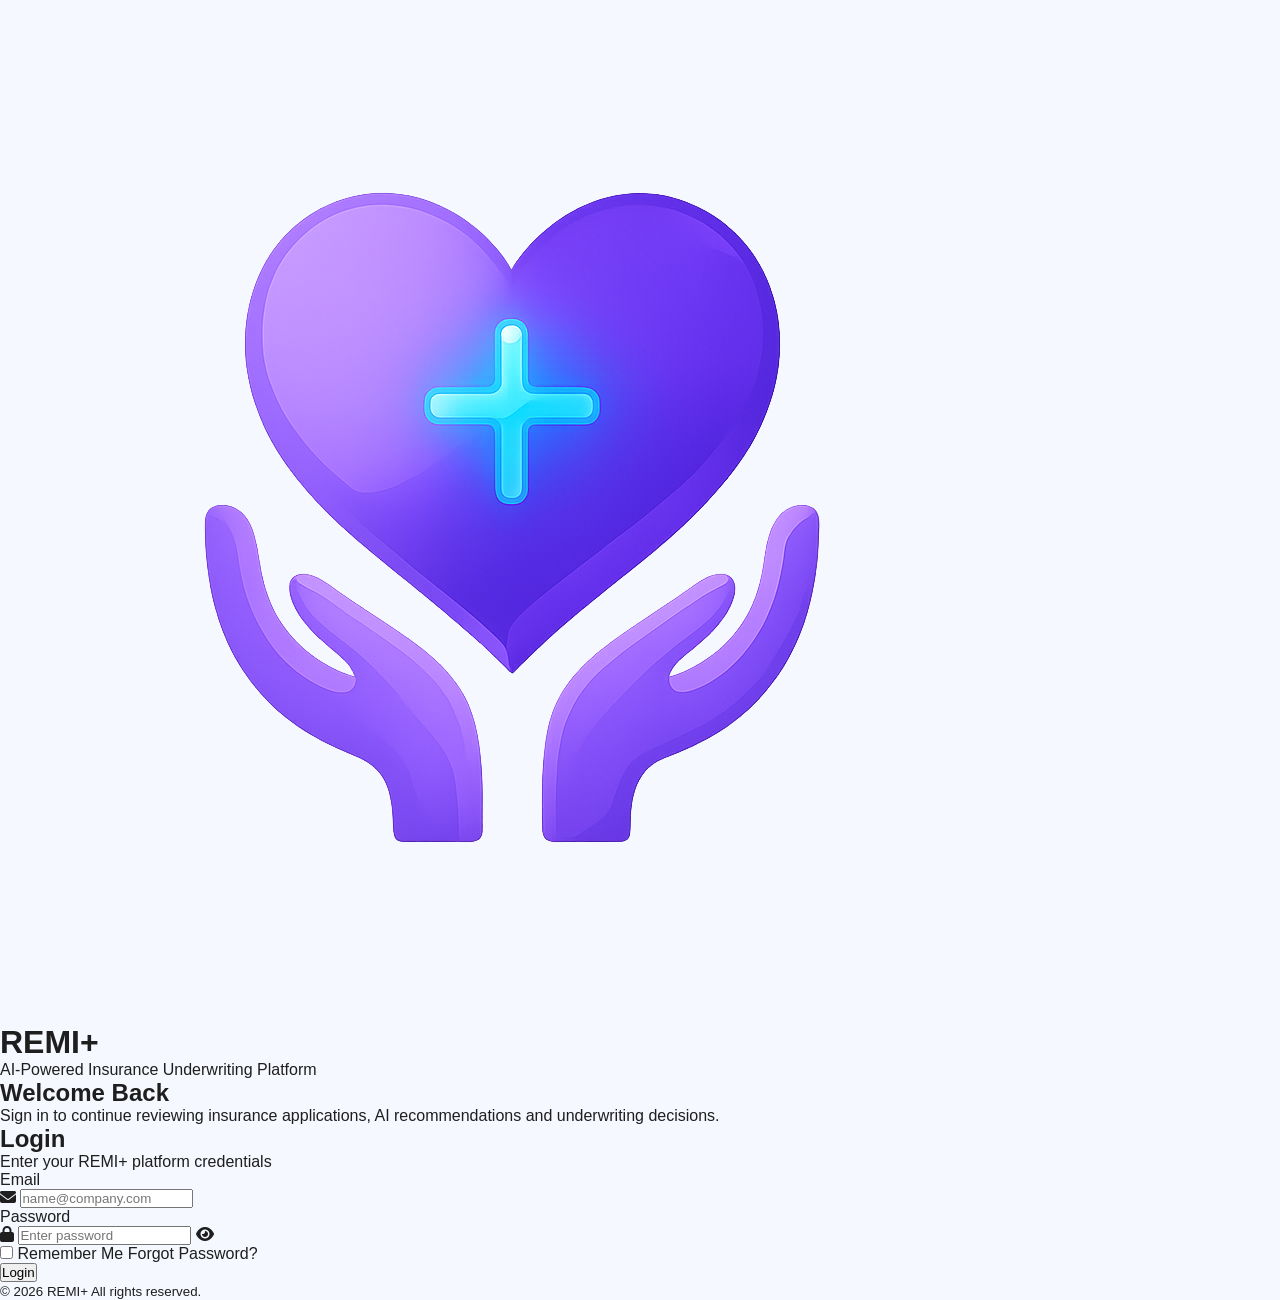
<file: login.html>
<!DOCTYPE html>
<html lang="en">

<head>

    <meta charset="UTF-8">

    <meta
        name="viewport"
        content="width=device-width, initial-scale=1.0"
    >

    <title>REMI+ | Login</title>

    <!-- Google Font -->
    <link
        href="https://fonts.googleapis.com/css2?family=Inter:wght@300;400;500;600;700&display=swap"
        rel="stylesheet"
    >

    <!-- Font Awesome -->
    <link
        rel="stylesheet"
        href="https://cdnjs.cloudflare.com/ajax/libs/font-awesome/6.5.2/css/all.min.css"
    >

    <link
        rel="stylesheet"
        href="css/style.css"
    >

</head>

<body class="login-page">

    <div class="login-container">

        <!-- LEFT PANEL -->

        <div class="login-left">

            <div class="brand">

                <img
                    src="images/logo.png"
                    alt="REMI+"
                >

                <h1>REMI+</h1>

                <p>
                    AI-Powered Insurance Underwriting Platform
                </p>

            </div>

            <div class="welcome-card">

                <h2>
                    Welcome Back
                </h2>

                <p>

                    Sign in to continue reviewing insurance
                    applications, AI recommendations and
                    underwriting decisions.

                </p>

            </div>

        </div>

        <!-- RIGHT PANEL -->

        <div class="login-right">

            <div class="login-card">

                <h2>

                    Login

                </h2>

                <p>

                    Enter your REMI+ platform credentials

                </p>

                <form id="loginForm">

                    <!-- EMAIL -->

                    <div class="input-group">

                        <label>

                            Email

                        </label>

                        <div class="input-box">

                            <i class="fa-solid fa-envelope"></i>

                            <input
                                type="email"
                                id="email"
                                placeholder="name@company.com"
                                required
                            >

                        </div>

                    </div>

                    <!-- PASSWORD -->

                    <div class="input-group">

                        <label>

                            Password

                        </label>

                        <div class="input-box">

                            <i class="fa-solid fa-lock"></i>

                            <input
                                type="password"
                                id="password"
                                placeholder="Enter password"
                                required
                            >

                            <i
                                class="fa-solid fa-eye password-toggle"
                            ></i>

                        </div>

                    </div>

                    <!-- OPTIONS -->

                    <div class="login-options">

                        <label class="remember">

                            <input
                                type="checkbox"
                                id="rememberMe"
                            >

                            Remember Me

                        </label>

                        <a href="#">

                            Forgot Password?

                        </a>

                    </div>

                    <!-- BUTTON -->

                    <button
                        type="submit"
                        class="login-btn"
                    >

                        Login

                    </button>

                </form>

                <div class="login-footer">

                    <small>

                        © 2026 REMI+ All rights reserved.

                    </small>

                </div>

            </div>

        </div>

    </div>

    <script src="js/script.js"></script>

</body>

</html>
</file>
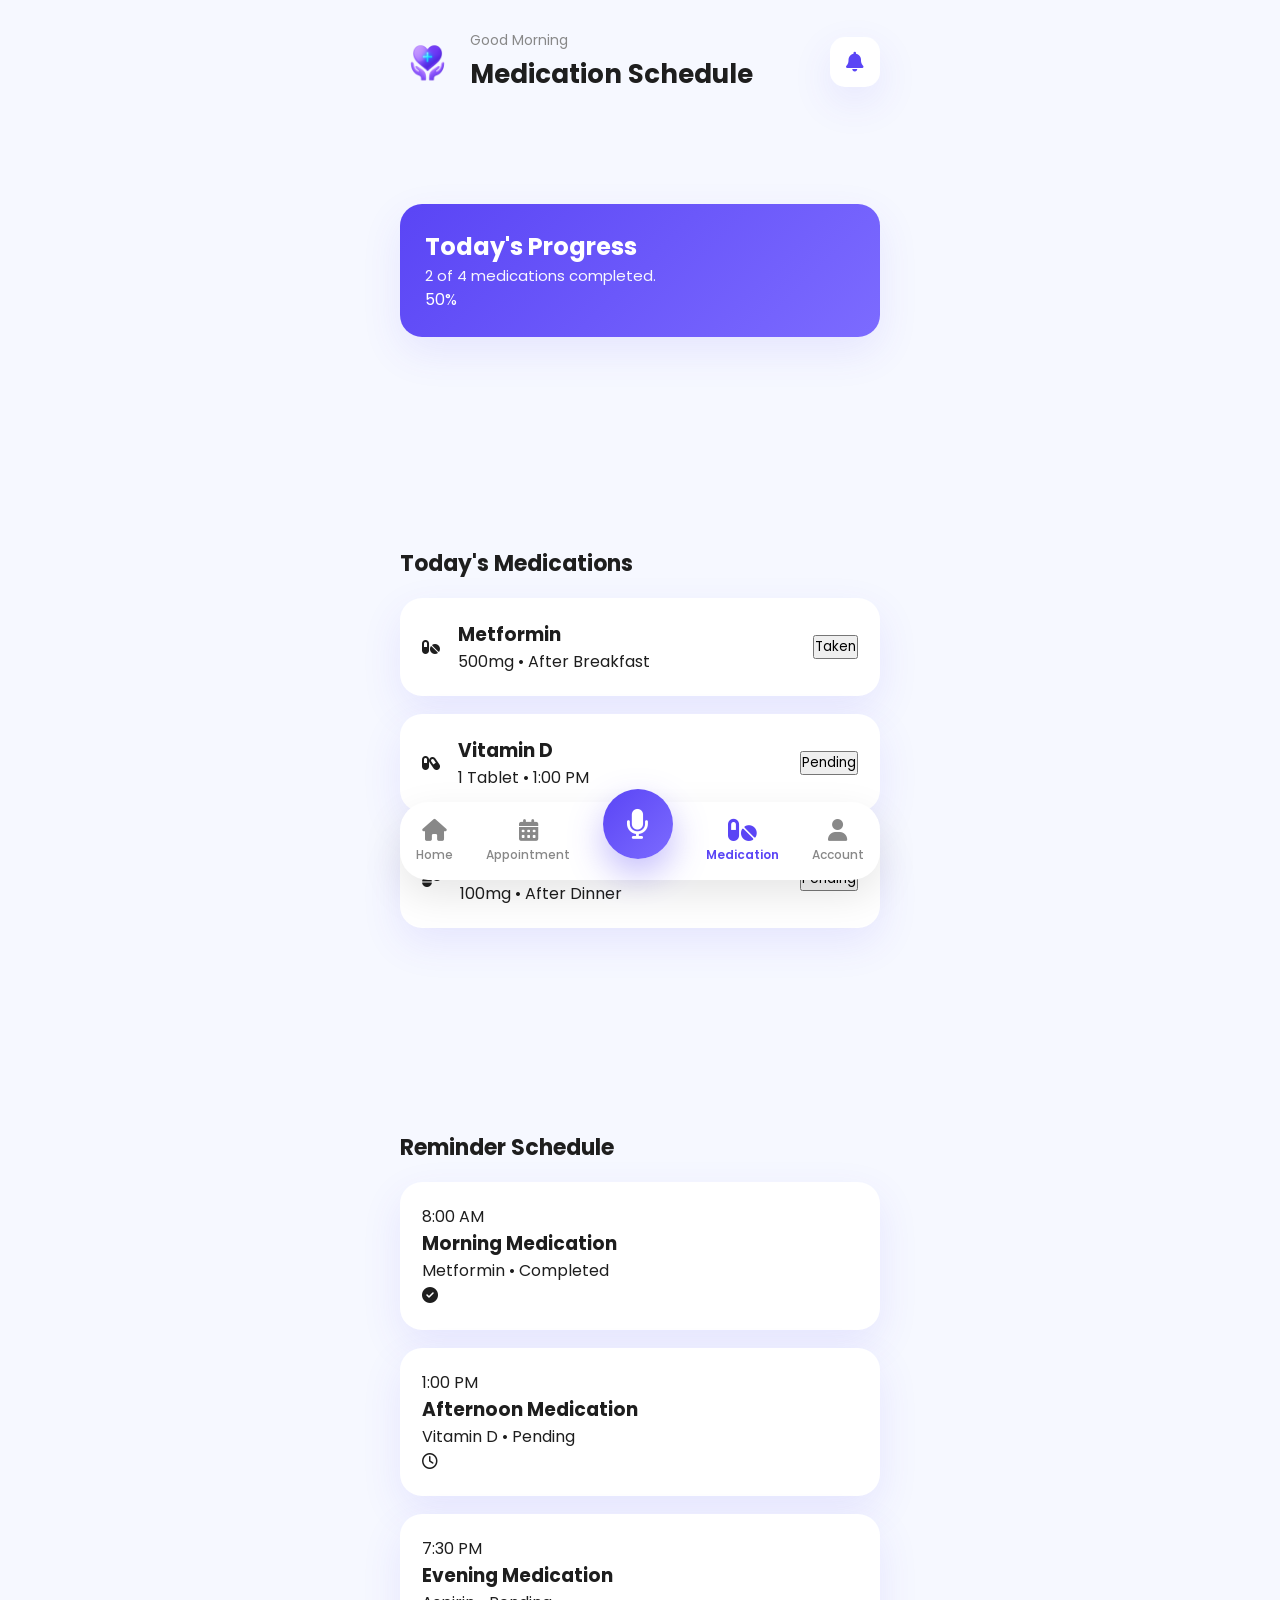
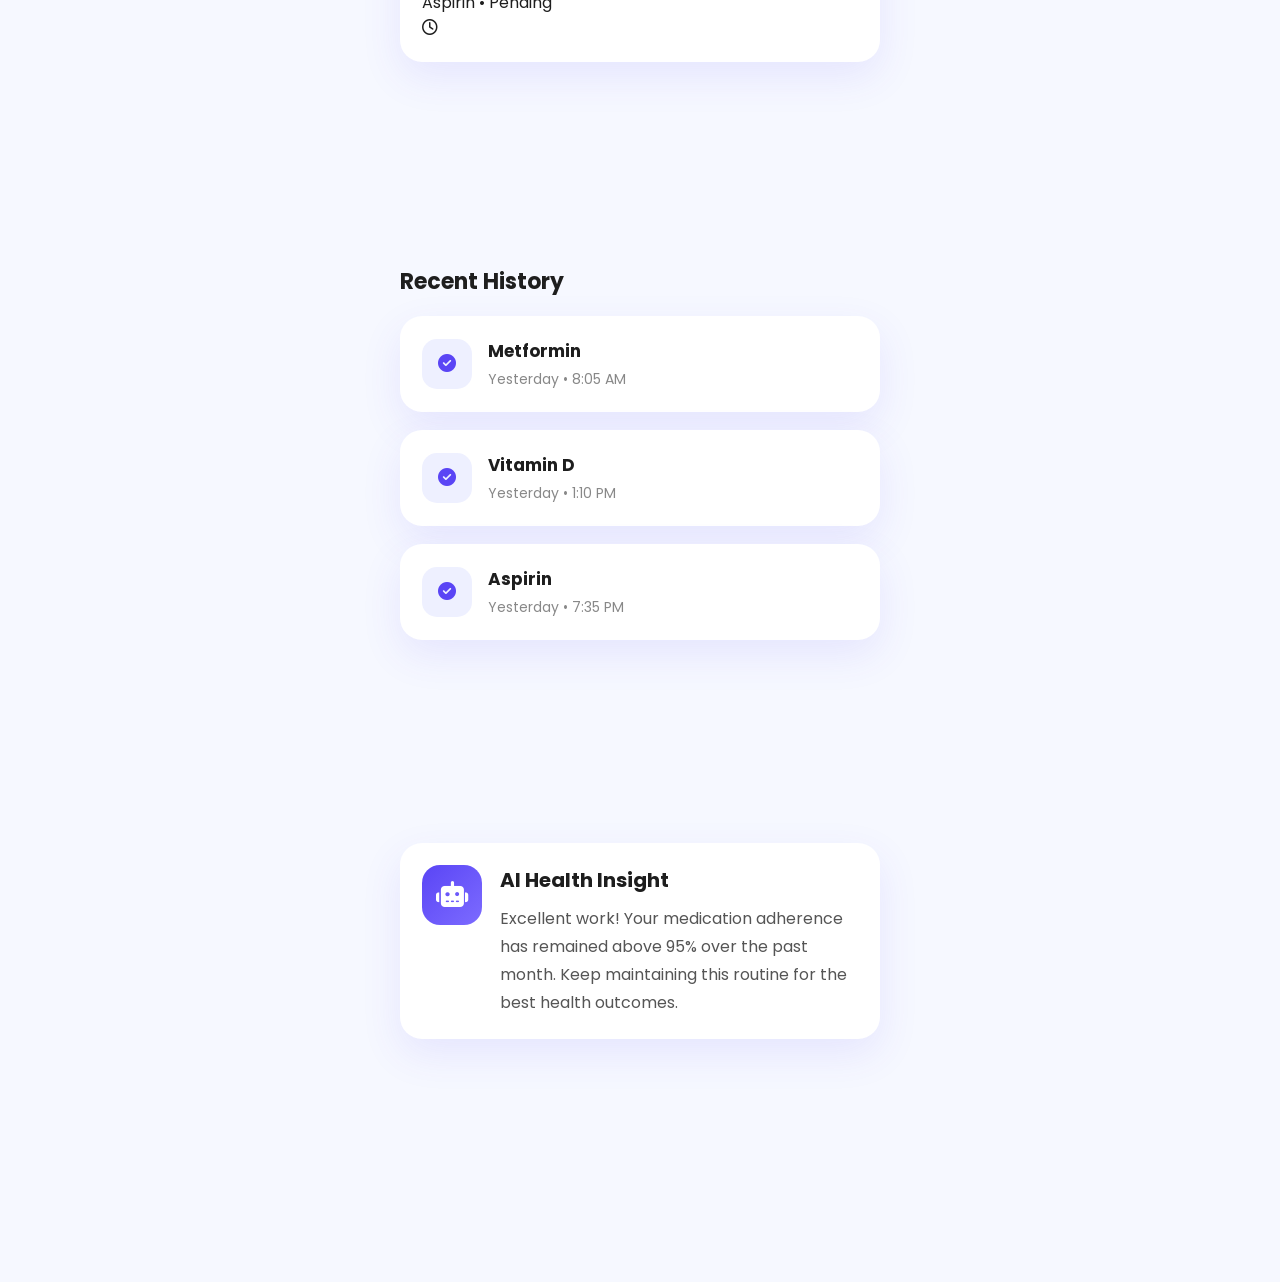
<file: medication.html>
<!DOCTYPE html>
<html lang="en">

<head>

    <meta charset="UTF-8">

    <meta name="viewport"
          content="width=device-width, initial-scale=1.0">

    <title>Remi+ | Medication</title>

    <!-- Google Fonts -->

    <link rel="preconnect"
          href="https://fonts.googleapis.com">

    <link rel="preconnect"
          href="https://fonts.gstatic.com"
          crossorigin>

    <link href="https://fonts.googleapis.com/css2?family=Poppins:wght@300;400;500;600;700;800&display=swap"
          rel="stylesheet">

    <!-- Font Awesome -->

    <link rel="stylesheet"
          href="https://cdnjs.cloudflare.com/ajax/libs/font-awesome/6.6.0/css/all.min.css">

    <!-- CSS -->

    <link rel="stylesheet"
          href="css/style.css">

</head>

<body>

    <!-- ==========================================
         MEDICATION PAGE
    =========================================== -->

    <section class="dashboard-page">

        <div class="dashboard-container">

            <!-- ==========================================
                 HEADER
            =========================================== -->

            <header class="dashboard-header">

                <div class="header-left">

                    <img src="images/logo.png"
                         alt="Remi+ Logo"
                         class="dashboard-logo">

                    <div>

                        <p class="welcome-text">

                            Good Morning

                        </p>

                        <h1>

                            Medication Schedule

                        </h1>

                    </div>

                </div>

                <button class="notification-btn">

                    <i class="fa-solid fa-bell"></i>

                </button>

            </header>

            <!-- ==========================================
                 TODAY'S PROGRESS
            =========================================== -->

            <section class="dashboard-section">

                <div class="progress-card">

                    <div>

                        <h2>

                            Today's Progress

                        </h2>

                        <p>

                            2 of 4 medications completed.

                        </p>

                    </div>

                    <div class="progress-circle">

                        50%

                    </div>

                </div>

            </section>

            <!-- ==========================================
                 TODAY'S MEDICATIONS
            =========================================== -->

            <section class="dashboard-section">

                <div class="section-header">

                    <h2>

                        Today's Medications

                    </h2>

                </div>

                <!-- Medication 1 -->

                <div class="medication-card">

                    <div class="medication-left">

                        <i class="fa-solid fa-pills"></i>

                        <div>

                            <h3>

                                Metformin

                            </h3>

                            <p>

                                500mg • After Breakfast

                            </p>

                        </div>

                    </div>

                    <button class="take-btn">

                        Taken

                    </button>

                </div>

                <!-- Medication 2 -->

                <div class="medication-card">

                    <div class="medication-left">

                        <i class="fa-solid fa-capsules"></i>

                        <div>

                            <h3>

                                Vitamin D

                            </h3>

                            <p>

                                1 Tablet • 1:00 PM

                            </p>

                        </div>

                    </div>

                    <button class="pending-btn">

                        Pending

                    </button>

                </div>

                <!-- Medication 3 -->

                <div class="medication-card">

                    <div class="medication-left">

                        <i class="fa-solid fa-tablets"></i>

                        <div>

                            <h3>

                                Aspirin

                            </h3>

                            <p>

                                100mg • After Dinner

                            </p>

                        </div>

                    </div>

                    <button class="pending-btn">

                        Pending

                    </button>

                </div>

            </section>

                        <!-- ==========================================
                 REMINDER SCHEDULE
            =========================================== -->

            <section class="dashboard-section">

                <div class="section-header">

                    <h2>

                        Reminder Schedule

                    </h2>

                </div>

                <div class="schedule-card">

                    <div class="schedule-time">

                        8:00 AM

                    </div>

                    <div class="schedule-info">

                        <h3>

                            Morning Medication

                        </h3>

                        <p>

                            Metformin • Completed

                        </p>

                    </div>

                    <i class="fa-solid fa-circle-check completed-icon"></i>

                </div>

                <div class="schedule-card">

                    <div class="schedule-time">

                        1:00 PM

                    </div>

                    <div class="schedule-info">

                        <h3>

                            Afternoon Medication

                        </h3>

                        <p>

                            Vitamin D • Pending

                        </p>

                    </div>

                    <i class="fa-regular fa-clock pending-icon"></i>

                </div>

                <div class="schedule-card">

                    <div class="schedule-time">

                        7:30 PM

                    </div>

                    <div class="schedule-info">

                        <h3>

                            Evening Medication

                        </h3>

                        <p>

                            Aspirin • Pending

                        </p>

                    </div>

                    <i class="fa-regular fa-clock pending-icon"></i>

                </div>

            </section>

            <!-- ==========================================
                 MEDICATION HISTORY
            =========================================== -->

            <section class="dashboard-section">

                <div class="section-header">

                    <h2>

                        Recent History

                    </h2>

                </div>

                <div class="history-card">

                    <div class="history-left">

                        <i class="fa-solid fa-circle-check"></i>

                        <div>

                            <h3>

                                Metformin

                            </h3>

                            <p>

                                Yesterday • 8:05 AM

                            </p>

                        </div>

                    </div>

                </div>

                <div class="history-card">

                    <div class="history-left">

                        <i class="fa-solid fa-circle-check"></i>

                        <div>

                            <h3>

                                Vitamin D

                            </h3>

                            <p>

                                Yesterday • 1:10 PM

                            </p>

                        </div>

                    </div>

                </div>

                <div class="history-card">

                    <div class="history-left">

                        <i class="fa-solid fa-circle-check"></i>

                        <div>

                            <h3>

                                Aspirin

                            </h3>

                            <p>

                                Yesterday • 7:35 PM

                            </p>

                        </div>

                    </div>

                </div>

            </section>

            <!-- ==========================================
                 AI INSIGHTS
            =========================================== -->

            <section class="dashboard-section">

                <div class="ai-card">

                    <div class="ai-icon">

                        <i class="fa-solid fa-robot"></i>

                    </div>

                    <div class="ai-content">

                        <h2>

                            AI Health Insight

                        </h2>

                        <p>

                            Excellent work! Your medication adherence
                            has remained above 95% over the past month.
                            Keep maintaining this routine for the best
                            health outcomes.

                        </p>

                    </div>

                </div>

            </section>

            <!-- ==========================================
                 BOTTOM NAVIGATION
            =========================================== -->

            <nav class="bottom-navbar">

                <a href="home.html"
                   class="nav-item">

                    <i class="fa-solid fa-house"></i>

                    <span>

                        Home

                    </span>

                </a>

                <a href="appointment.html"
                   class="nav-item">

                    <i class="fa-solid fa-calendar-days"></i>

                    <span>

                        Appointment

                    </span>

                </a>

                <a href="voice.html"
                   class="voice-button">

                    <i class="fa-solid fa-microphone"></i>

                </a>

                <a href="medication.html"
                   class="nav-item active">

                    <i class="fa-solid fa-pills"></i>

                    <span>

                        Medication

                    </span>

                </a>

                <a href="account.html"
                   class="nav-item">

                    <i class="fa-solid fa-user"></i>

                    <span>

                        Account

                    </span>

                </a>

            </nav>

        </div>

    </section>

    <!-- ==========================================
         JAVASCRIPT
    =========================================== -->

    <script src="js/script.js"></script>

</body>

</html>
</file>
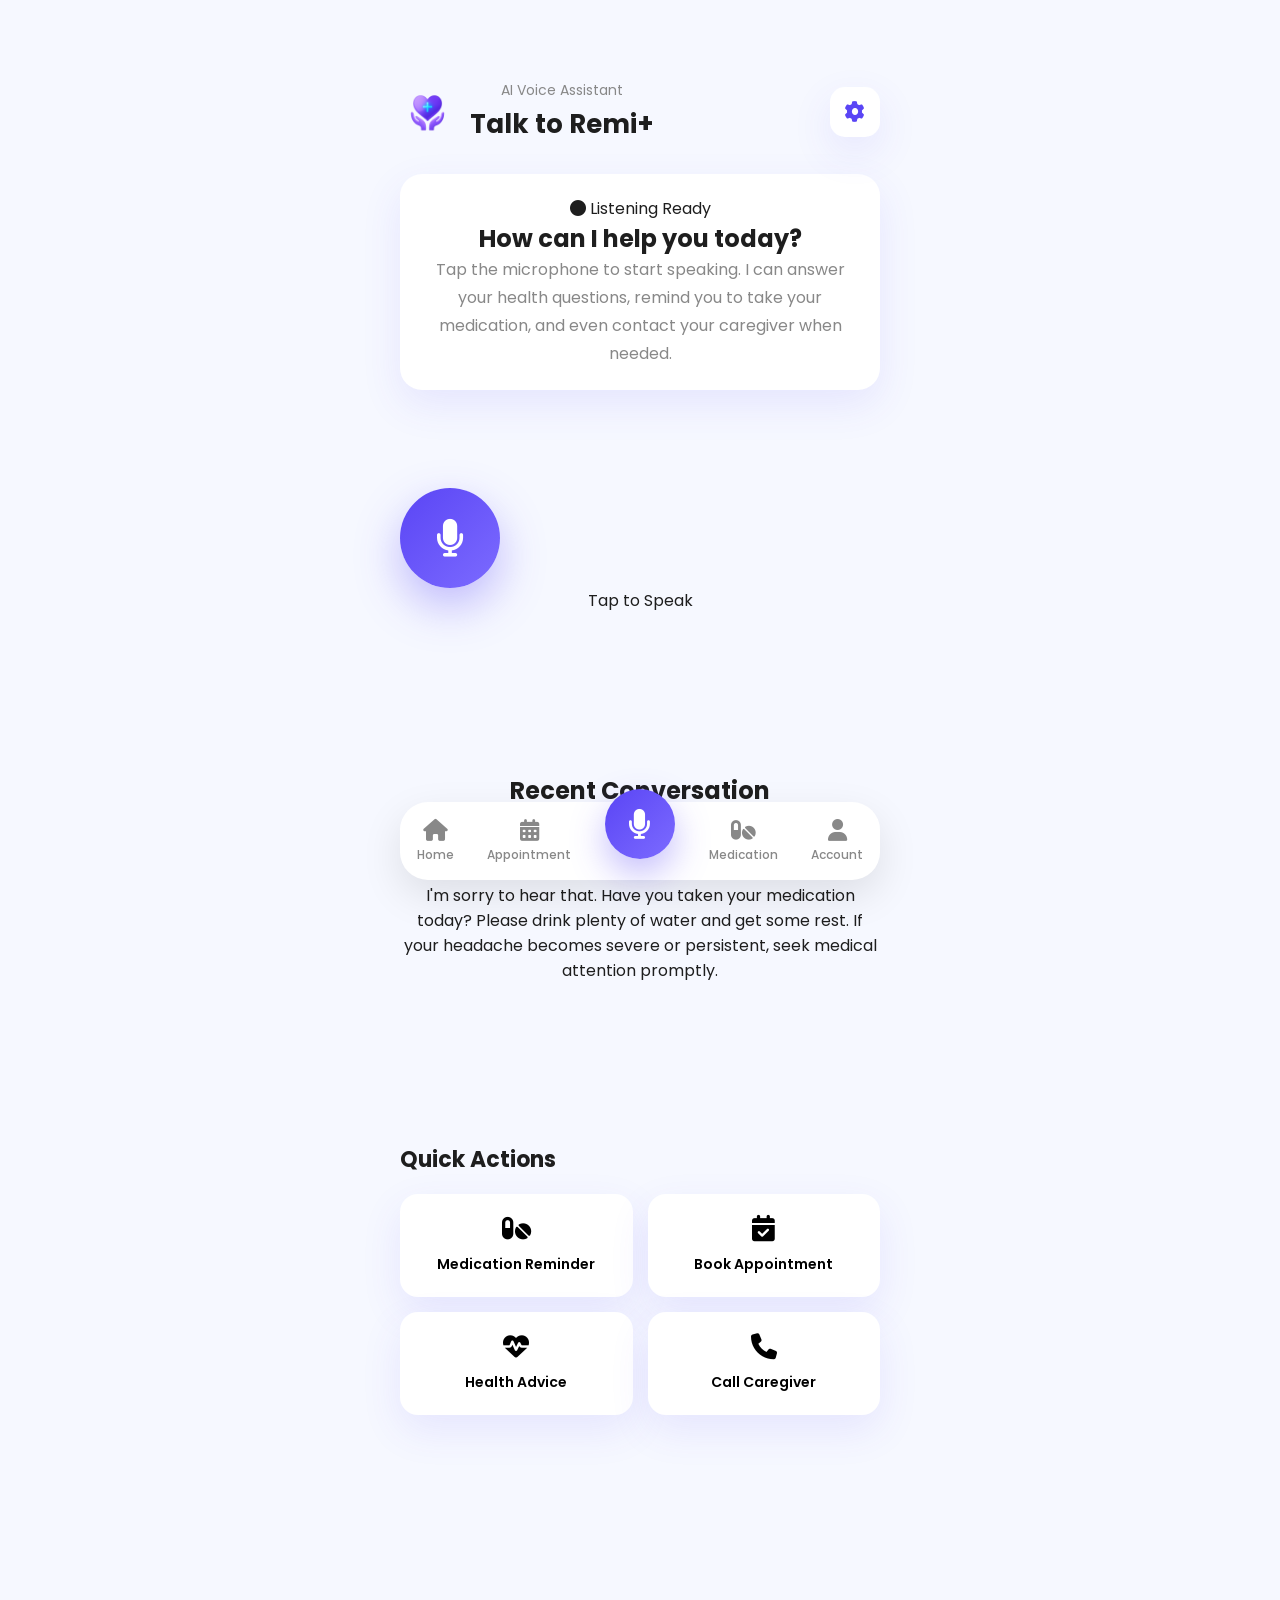
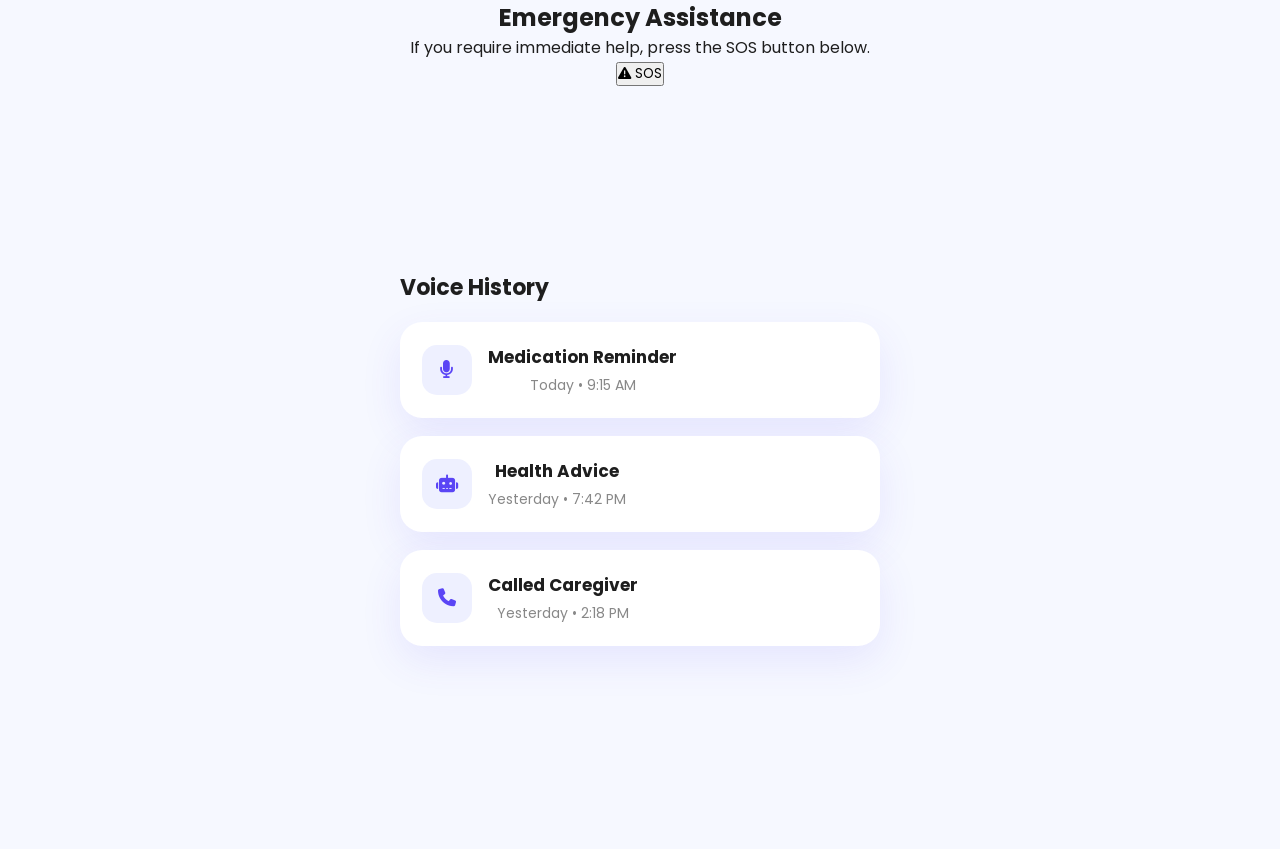
<file: voice.html>
<!DOCTYPE html>
<html lang="en">

<head>

    <meta charset="UTF-8">

    <meta name="viewport"
          content="width=device-width, initial-scale=1.0">

    <title>Remi+ | AI Voice Assistant</title>

    <!-- Google Fonts -->

    <link rel="preconnect"
          href="https://fonts.googleapis.com">

    <link rel="preconnect"
          href="https://fonts.gstatic.com"
          crossorigin>

    <link href="https://fonts.googleapis.com/css2?family=Poppins:wght@300;400;500;600;700;800&display=swap"
          rel="stylesheet">

    <!-- Font Awesome -->

    <link rel="stylesheet"
          href="https://cdnjs.cloudflare.com/ajax/libs/font-awesome/6.6.0/css/all.min.css">

    <!-- CSS -->

    <link rel="stylesheet"
          href="css/style.css">

</head>

<body>

    <!-- ==========================================
         AI VOICE PAGE
    =========================================== -->

    <section class="voice-page">

        <div class="dashboard-container">

            <!-- ==========================================
                 HEADER
            =========================================== -->

            <header class="dashboard-header">

                <div class="header-left">

                    <img src="images/logo.png"
                         alt="Remi+ Logo"
                         class="dashboard-logo">

                    <div>

                        <p class="welcome-text">

                            AI Voice Assistant

                        </p>

                        <h1>

                            Talk to Remi+

                        </h1>

                    </div>

                </div>

                <button class="notification-btn">

                    <i class="fa-solid fa-gear"></i>

                </button>

            </header>

            <!-- ==========================================
                 AI STATUS
            =========================================== -->

            <section class="voice-status">

                <div class="status-badge">

                    <i class="fa-solid fa-circle"></i>

                    Listening Ready

                </div>

                <h2>

                    How can I help you today?

                </h2>

                <p>

                    Tap the microphone to start speaking.
                    I can answer your health questions,
                    remind you to take your medication,
                    and even contact your caregiver when needed.

                </p>

            </section>

            <!-- ==========================================
                 MICROPHONE
            =========================================== -->

            <section class="microphone-section">

                <div class="voice-ripple ripple-1"></div>

                <div class="voice-ripple ripple-2"></div>

                <div class="voice-ripple ripple-3"></div>

                <button class="voice-mic">

                    <i class="fa-solid fa-microphone"></i>

                </button>

                <p class="tap-text">

                    Tap to Speak

                </p>

            </section>

            <!-- ==========================================
                 RECENT CONVERSATION
            =========================================== -->

            <section class="conversation">

                <h2>

                    Recent Conversation

                </h2>

                <!-- User Message -->

                <div class="chat user">

                    <div class="chat-avatar">

                        <i class="fa-solid fa-user"></i>

                    </div>

                    <div class="chat-bubble">

                        I have a headache today.

                    </div>

                </div>

                <!-- AI Message -->

                <div class="chat ai">

                    <div class="chat-avatar ai-avatar">

                        <i class="fa-solid fa-robot"></i>

                    </div>

                    <div class="chat-bubble">

                        I'm sorry to hear that.
                        Have you taken your medication today?
                        Please drink plenty of water and get some rest.
                        If your headache becomes severe or persistent,
                        seek medical attention promptly.

                    </div>

                </div>

            </section>

                        <!-- ==========================================
                 QUICK ACTIONS
            =========================================== -->

            <section class="dashboard-section">

                <div class="section-header">

                    <h2>

                        Quick Actions

                    </h2>

                </div>

                <div class="quick-actions">

                    <button class="quick-action">

                        <i class="fa-solid fa-pills"></i>

                        <span>

                            Medication Reminder

                        </span>

                    </button>

                    <button class="quick-action">

                        <i class="fa-solid fa-calendar-check"></i>

                        <span>

                            Book Appointment

                        </span>

                    </button>

                    <button class="quick-action">

                        <i class="fa-solid fa-heart-pulse"></i>

                        <span>

                            Health Advice

                        </span>

                    </button>

                    <button class="quick-action">

                        <i class="fa-solid fa-phone"></i>

                        <span>

                            Call Caregiver

                        </span>

                    </button>

                </div>

            </section>

            <!-- ==========================================
                 EMERGENCY
            =========================================== -->

            <section class="dashboard-section">

                <div class="emergency-card">

                    <div>

                        <h2>

                            Emergency Assistance

                        </h2>

                        <p>

                            If you require immediate help,
                            press the SOS button below.

                        </p>

                    </div>

                    <button class="sos-button">

                        <i class="fa-solid fa-triangle-exclamation"></i>

                        SOS

                    </button>

                </div>

            </section>

            <!-- ==========================================
                 VOICE HISTORY
            =========================================== -->

            <section class="dashboard-section">

                <div class="section-header">

                    <h2>

                        Voice History

                    </h2>

                </div>

                <div class="history-card">

                    <div class="history-left">

                        <i class="fa-solid fa-microphone"></i>

                        <div>

                            <h3>

                                Medication Reminder

                            </h3>

                            <p>

                                Today • 9:15 AM

                            </p>

                        </div>

                    </div>

                </div>

                <div class="history-card">

                    <div class="history-left">

                        <i class="fa-solid fa-robot"></i>

                        <div>

                            <h3>

                                Health Advice

                            </h3>

                            <p>

                                Yesterday • 7:42 PM

                            </p>

                        </div>

                    </div>

                </div>

                <div class="history-card">

                    <div class="history-left">

                        <i class="fa-solid fa-phone"></i>

                        <div>

                            <h3>

                                Called Caregiver

                            </h3>

                            <p>

                                Yesterday • 2:18 PM

                            </p>

                        </div>

                    </div>

                </div>

            </section>

            <!-- ==========================================
                 BOTTOM NAVIGATION
            =========================================== -->

            <nav class="bottom-navbar">

                <a href="home.html"
                   class="nav-item">

                    <i class="fa-solid fa-house"></i>

                    <span>

                        Home

                    </span>

                </a>

                <a href="appointment.html"
                   class="nav-item">

                    <i class="fa-solid fa-calendar-days"></i>

                    <span>

                        Appointment

                    </span>

                </a>

                <a href="voice.html"
                   class="voice-button active">

                    <i class="fa-solid fa-microphone"></i>

                </a>

                <a href="medication.html"
                   class="nav-item">

                    <i class="fa-solid fa-pills"></i>

                    <span>

                        Medication

                    </span>

                </a>

                <a href="account.html"
                   class="nav-item">

                    <i class="fa-solid fa-user"></i>

                    <span>

                        Account

                    </span>

                </a>

            </nav>

        </div>

    </section>

    <!-- ==========================================
         JAVASCRIPT
    =========================================== -->

    <script src="js/script.js"></script>

</body>

</html>
</file>
<file: css/style.css>
/* =====================================================
   Remi+
   Global Stylesheet
===================================================== */

/* =====================================================
   CSS VARIABLES
===================================================== */

:root {

    --primary: #5A45F5;
    --primary-dark: #4332D4;
    --primary-light: #EEF0FF;

    --secondary: #7C6BFF;

    --success: #22C55E;
    --warning: #F59E0B;
    --danger: #EF4444;

    --white: #FFFFFF;
    --black: #1E1E1E;

    --text: #555555;
    --light-text: #888888;

    --background: #F6F8FF;
    --card: #FFFFFF;

    --border: #E8EAFF;

    --radius-small: 12px;
    --radius: 20px;
    --radius-large: 28px;

    --shadow:

        0 15px 40px rgba(90, 69, 245, .10);

    --transition: .3s ease;

}

/* =====================================================
   RESET
===================================================== */

* {

    margin: 0;
    padding: 0;
    box-sizing: border-box;

}

html {

    scroll-behavior: smooth;

}

body {

    font-family: "Poppins", sans-serif;

    background: var(--background);

    color: var(--black);

    overflow-x: hidden;

    min-height: 100vh;

}

/* =====================================================
   GLOBAL ELEMENTS
===================================================== */

img {

    display: block;

    max-width: 100%;

}

a {

    text-decoration: none;

    color: inherit;

}

button {

    font-family: inherit;

    cursor: pointer;

}

ul {

    list-style: none;

}

/* =====================================================
   CONTAINER
===================================================== */

.container {

    width: 92%;

    max-width: 1300px;

    margin: auto;

}

/* =====================================================
   SECTION SPACING
===================================================== */

section {

    padding: 80px 0;

}

/* =====================================================
   SHARED BUTTONS
===================================================== */

.btn-primary {

    display: inline-flex;

    justify-content: center;

    align-items: center;

    gap: 10px;

    padding: 15px 34px;

    background: var(--primary);

    color: var(--white);

    border: none;

    border-radius: var(--radius-small);

    font-size: 15px;

    font-weight: 600;

    transition: var(--transition);

    box-shadow: 0 12px 25px rgba(90, 69, 245, .20);

}

.btn-primary:hover {

    background: var(--primary-dark);

    transform: translateY(-3px);

}

.btn-outline {

    display: inline-flex;

    justify-content: center;

    align-items: center;

    gap: 10px;

    padding: 15px 34px;

    background: transparent;

    border: 2px solid var(--primary);

    border-radius: var(--radius-small);

    color: var(--primary);

    font-size: 15px;

    font-weight: 600;

    transition: var(--transition);

}

.btn-outline:hover {

    background: var(--primary);

    color: var(--white);

}

/* =====================================================
   HEADER
===================================================== */

.header {

    position: sticky;

    top: 0;

    left: 0;

    width: 100%;

    z-index: 999;

    background: rgba(255, 255, 255, .90);

    backdrop-filter: blur(20px);

    box-shadow: 0 6px 25px rgba(0, 0, 0, .05);

}

.navbar {

    display: flex;

    justify-content: space-between;

    align-items: center;

    min-height: 80px;

}

/* =====================================================
   LOGO
===================================================== */

.logo {

    display: flex;

    align-items: center;

    gap: 12px;

    font-size: 24px;

    font-weight: 700;

    color: var(--primary);

}

.logo img {

    width: 55px;

    height: 55px;

    object-fit: contain;

}

/* =====================================================
   NAVIGATION
===================================================== */

.nav-links {

    display: flex;

    align-items: center;

    gap: 34px;

}

.nav-links a {

    color: var(--text);

    font-size: 15px;

    font-weight: 500;

    transition: var(--transition);

}

.nav-links a:hover {

    color: var(--primary);

}

.nav-buttons {

    display: flex;

    align-items: center;

    gap: 15px;

}

/* =====================================================
   HERO SECTION
===================================================== */

.hero {

    padding: 100px 0;

}

.hero-grid {

    display: grid;

    grid-template-columns: repeat(2, 1fr);

    gap: 70px;

    align-items: center;

}

.hero-content {

    max-width: 600px;

}

.tag {

    display: inline-block;

    padding: 10px 20px;

    border-radius: 50px;

    background: var(--primary-light);

    color: var(--primary);

    font-size: 14px;

    font-weight: 600;

    margin-bottom: 25px;

}

.hero-content h1 {

    font-size: 60px;

    font-weight: 800;

    line-height: 1.2;

    margin-bottom: 25px;

}

.hero-content h1 span {

    color: var(--primary);

}

.hero-content p {

    color: var(--text);

    font-size: 17px;

    line-height: 32px;

    margin-bottom: 35px;

}

.hero-buttons {

    display: flex;

    gap: 18px;

}

/* =====================================================
   HERO IMAGE
===================================================== */

.hero-image {

    position: relative;

}

.hero-image img {

    width: 100%;

    max-width: 520px;

    margin: auto;

    animation: float 5s ease-in-out infinite;

}

.hero-image::before {

    content: "";

    position: absolute;

    width: 420px;

    height: 420px;

    left: 50%;

    top: 50%;

    transform: translate(-50%, -50%);

    border-radius: 50%;

    background: rgba(90, 69, 245, .10);

    filter: blur(60px);

    z-index: -1;

}

/* =====================================================
   FLOAT ANIMATION
===================================================== */

@keyframes float {

    0% {

        transform: translateY(0);

    }

    50% {

        transform: translateY(-18px);

    }

    100% {

        transform: translateY(0);

    }

}

/* =====================================================
   FEATURES SECTION
===================================================== */

.features {

    background: var(--white);

}

.section-title {

    text-align: center;

    margin-bottom: 60px;

}

.section-title h2 {

    font-size: 42px;

    font-weight: 700;

    margin-bottom: 15px;

    color: var(--black);

}

.section-title p {

    max-width: 650px;

    margin: auto;

    color: var(--text);

    font-size: 17px;

    line-height: 30px;

}

.feature-grid {

    display: grid;

    grid-template-columns: repeat(4, 1fr);

    gap: 30px;

}

.feature-card {

    background: var(--card);

    border-radius: var(--radius);

    padding: 40px 30px;

    text-align: center;

    box-shadow: var(--shadow);

    transition: var(--transition);

}

.feature-card:hover {

    transform: translateY(-10px);

}

.feature-card i {

    width: 80px;

    height: 80px;

    margin: auto;

    border-radius: 20px;

    background: var(--primary-light);

    color: var(--primary);

    display: flex;

    justify-content: center;

    align-items: center;

    font-size: 32px;

}

.feature-card h3 {

    margin: 25px 0 15px;

    font-size: 22px;

    font-weight: 600;

}

.feature-card p {

    color: var(--text);

    line-height: 28px;

}

/* =====================================================
   STATISTICS SECTION
===================================================== */

.statistics {

    background: linear-gradient(135deg,
            var(--primary),
            var(--secondary));

    color: var(--white);

}

.stats-grid {

    display: grid;

    grid-template-columns: repeat(4, 1fr);

    gap: 30px;

}

.stat-card {

    background: rgba(255, 255, 255, .12);

    backdrop-filter: blur(12px);

    border-radius: var(--radius);

    padding: 40px;

    text-align: center;

}

.stat-card h2 {

    font-size: 50px;

    margin-bottom: 12px;

    font-weight: 700;

}

.stat-card p {

    font-size: 17px;

}

/* =====================================================
   TESTIMONIALS
===================================================== */

.reviews {

    background: var(--background);

}

.review-grid {

    display: grid;

    grid-template-columns: repeat(3, 1fr);

    gap: 30px;

}

.review-card {

    background: var(--white);

    padding: 35px;

    border-radius: var(--radius);

    box-shadow: var(--shadow);

    transition: var(--transition);

}

.review-card:hover {

    transform: translateY(-10px);

}

.review-card p {

    color: var(--text);

    line-height: 30px;

    margin-bottom: 20px;

    font-size: 16px;

}

.review-card h4 {

    color: var(--primary);

    font-size: 17px;

    font-weight: 600;

}

/* =====================================================
   CALL TO ACTION
===================================================== */

.cta {

    background: linear-gradient(135deg,
            var(--primary),
            var(--secondary));

    text-align: center;

    color: var(--white);

}

.cta h2 {

    font-size: 46px;

    font-weight: 700;

    margin-bottom: 20px;

}

.cta p {

    font-size: 18px;

    margin-bottom: 35px;

    opacity: .95;

}

.cta .btn-primary {

    background: var(--white);

    color: var(--primary);

    box-shadow: none;

}

.cta .btn-primary:hover {

    background: #F5F5F5;

}

/* =====================================================
   FOOTER
===================================================== */

footer {

    background: #1E1B4B;

    color: var(--white);

    padding-top: 70px;

}

.footer-grid {

    display: grid;

    grid-template-columns: 2fr 1fr 1fr 1fr;

    gap: 50px;

}

.footer-grid h3,
.footer-grid h4 {

    margin-bottom: 20px;

    font-weight: 600;

}

.footer-grid p {

    color: rgba(255, 255, 255, .75);

    line-height: 28px;

}

.footer-grid a {

    display: block;

    margin-bottom: 12px;

    color: rgba(255, 255, 255, .75);

    transition: var(--transition);

}

.footer-grid a:hover {

    color: var(--white);

}

.copyright {

    margin-top: 60px;

    padding: 25px;

    text-align: center;

    border-top: 1px solid rgba(255,255,255,.08);

    color: rgba(255,255,255,.60);

}

/* =====================================================
   FADE IN ANIMATION
===================================================== */

.fade-in {

    opacity: 0;

    transform: translateY(40px);

    transition: .8s ease;

}

.fade-in.show {

    opacity: 1;

    transform: translateY(0);

}

/* =====================================================
   BACK TO TOP BUTTON
===================================================== */

.back-to-top {

    position: fixed;

    right: 30px;

    bottom: 30px;

    width: 55px;

    height: 55px;

    border-radius: 50%;

    background: var(--primary);

    color: var(--white);

    display: flex;

    justify-content: center;

    align-items: center;

    font-size: 20px;

    cursor: pointer;

    box-shadow: var(--shadow);

    opacity: 0;

    visibility: hidden;

    transition: var(--transition);

    z-index: 999;

}

.back-to-top.active {

    opacity: 1;

    visibility: visible;

}

.back-to-top:hover {

    background: var(--primary-dark);

    transform: translateY(-5px);

}

/* =====================================================
   SCROLLBAR
===================================================== */

::-webkit-scrollbar {

    width: 10px;

}

::-webkit-scrollbar-track {

    background: #ECECEC;

}

::-webkit-scrollbar-thumb {

    background: var(--primary);

    border-radius: 20px;

}

::-webkit-scrollbar-thumb:hover {

    background: var(--primary-dark);

}

/* =====================================================
   TEXT SELECTION
===================================================== */

::selection {

    background: var(--primary);

    color: var(--white);

}

/* =====================================================
   MOBILE MENU
===================================================== */

.menu-toggle {

    display: none;

    font-size: 28px;

    color: var(--primary);

    cursor: pointer;

}

/* =====================================================
   RESPONSIVE TABLET
===================================================== */

@media (max-width: 992px) {

    .hero-grid {

        grid-template-columns: 1fr;

        text-align: center;

        gap: 60px;

    }

    .hero-buttons {

        justify-content: center;

    }

    .feature-grid {

        grid-template-columns: repeat(2, 1fr);

    }

    .stats-grid {

        grid-template-columns: repeat(2, 1fr);

    }

    .review-grid {

        grid-template-columns: 1fr;

    }

    .footer-grid {

        grid-template-columns: repeat(2, 1fr);

    }

}

/* =====================================================
   RESPONSIVE MOBILE
===================================================== */

@media (max-width: 768px) {

    .navbar {

        flex-wrap: wrap;

    }

    .menu-toggle {

        display: block;

    }

    .nav-links {

        display: none;

        width: 100%;

        flex-direction: column;

        margin-top: 25px;

        gap: 20px;

    }

    .nav-links.active {

        display: flex;

    }

    .nav-buttons {

        display: none;

    }

    .hero {

        padding: 60px 0;

    }

    .hero-content h1 {

        font-size: 42px;

        line-height: 55px;

    }

    .hero-buttons {

        flex-direction: column;

        align-items: center;

    }

    .feature-grid,
    .stats-grid {

        grid-template-columns: 1fr;

    }

    .footer-grid {

        grid-template-columns: 1fr;

    }

}

/* =====================================================
   SMALL DEVICES
===================================================== */

@media (max-width: 480px) {

    .container {

        width: 94%;

    }

    .hero-content h1 {

        font-size: 34px;

        line-height: 46px;

    }

    .section-title h2 {

        font-size: 30px;

    }

    .cta h2 {

        font-size: 30px;

    }

    .btn-primary,
    .btn-outline {

        width: 100%;

        justify-content: center;

    }

}

/* =====================================================
   DASHBOARD LAYOUT
===================================================== */

.dashboard-page {

    min-height: 100vh;

    background: var(--background);

    padding: 30px 20px 120px;

}

.dashboard-container {

    width: 100%;

    max-width: 480px;

    margin: auto;

}

/* =====================================================
   DASHBOARD HEADER
===================================================== */

.dashboard-header {

    display: flex;

    justify-content: space-between;

    align-items: center;

    margin-bottom: 30px;

}

.header-left {

    display: flex;

    align-items: center;

    gap: 15px;

}

.dashboard-logo {

    width: 55px;

    height: 55px;

    border-radius: 16px;

    object-fit: contain;

}

.welcome-text {

    color: var(--light-text);

    font-size: 14px;

    margin-bottom: 4px;

}

.dashboard-header h1 {

    font-size: 26px;

    font-weight: 700;

    color: var(--black);

}

/* =====================================================
   HEADER BUTTON
===================================================== */

.notification-btn {

    width: 50px;

    height: 50px;

    border: none;

    border-radius: 15px;

    background: var(--white);

    color: var(--primary);

    font-size: 20px;

    box-shadow: var(--shadow);

    transition: var(--transition);

}

.notification-btn:hover {

    background: var(--primary);

    color: var(--white);

}

/* =====================================================
   DASHBOARD SECTION
===================================================== */

.dashboard-section {

    margin-bottom: 25px;

}

.section-header {

    display: flex;

    justify-content: space-between;

    align-items: center;

    margin-bottom: 18px;

}

.section-header h2 {

    font-size: 22px;

    font-weight: 700;

}

.section-header a {

    color: var(--primary);

    font-size: 14px;

    font-weight: 600;

}

/* =====================================================
   SHARED CARDS
===================================================== */

.dashboard-card,

.appointment-card,

.history-card,

.setting-card,

.progress-card,

.medication-card,

.schedule-card,

.reminder-card,

.calendar-card,

.ai-card,

.profile-card,

.voice-status,

.review-card {

    background: var(--white);

    border-radius: 22px;

    padding: 22px;

    box-shadow: var(--shadow);

    margin-bottom: 18px;

}

/* =====================================================
   CARD HOVER
===================================================== */

.dashboard-card:hover,

.appointment-card:hover,

.history-card:hover,

.setting-card:hover,

.medication-card:hover,

.schedule-card:hover {

    transform: translateY(-3px);

    transition: var(--transition);

}

/* =====================================================
   BOTTOM NAVIGATION
===================================================== */

.bottom-navbar {

    position: fixed;

    left: 50%;

    bottom: 20px;

    transform: translateX(-50%);

    width: 100%;

    max-width: 480px;

    height: 78px;

    background: var(--white);

    border-radius: 28px;

    display: flex;

    justify-content: space-around;

    align-items: center;

    box-shadow: 0 15px 40px rgba(0, 0, 0, .10);

    z-index: 999;

}

/* =====================================================
   NAVIGATION ITEM
===================================================== */

.nav-item {

    display: flex;

    flex-direction: column;

    justify-content: center;

    align-items: center;

    gap: 5px;

    color: var(--light-text);

    font-size: 12px;

    font-weight: 500;

    transition: var(--transition);

}

.nav-item i {

    font-size: 22px;

}

.nav-item:hover {

    color: var(--primary);

}

.nav-item.active {

    color: var(--primary);

}

.nav-item.active i {

    transform: scale(1.15);

}

/* =====================================================
   CENTER VOICE BUTTON
===================================================== */

.voice-button {

    width: 70px;

    height: 70px;

    margin-top: -35px;

    border-radius: 50%;

    background: linear-gradient(
        135deg,
        var(--primary),
        var(--secondary)
    );

    color: var(--white);

    display: flex;

    justify-content: center;

    align-items: center;

    font-size: 30px;

    box-shadow: 0 15px 35px rgba(90, 69, 245, .35);

    transition: var(--transition);

}

.voice-button:hover {

    transform: translateY(-6px);

}

.voice-button.active {

    animation: pulse 2s infinite;

}

/* =====================================================
   PULSE ANIMATION
===================================================== */

@keyframes pulse {

    0% {

        box-shadow:
            0 0 0 0 rgba(90, 69, 245, .45);

    }

    70% {

        box-shadow:
            0 0 0 20px rgba(90, 69, 245, 0);

    }

    100% {

        box-shadow:
            0 0 0 0 rgba(90, 69, 245, 0);

    }

}

/* =====================================================
   ACTIVE PAGE LABEL
===================================================== */

.nav-item.active span {

    font-weight: 600;

}

/* =====================================================
   SMALL DEVICES
===================================================== */

@media (max-width: 480px) {

    .bottom-navbar {

        left: 0;

        right: 0;

        bottom: 0;

        transform: none;

        width: 100%;

        max-width: 100%;

        border-radius: 25px 25px 0 0;

        height: 76px;

    }

    .voice-button {

        width: 64px;

        height: 64px;

        margin-top: -30px;

        font-size: 26px;

    }

    .nav-item i {

        font-size: 20px;

    }

    .nav-item span {

        font-size: 11px;

    }

}

/* =====================================================
   HOME DASHBOARD
===================================================== */

.dashboard-banner {

    background: linear-gradient(
        135deg,
        var(--primary),
        var(--secondary)
    );

    color: var(--white);

    border-radius: 24px;

    padding: 28px;

    margin-bottom: 25px;

    box-shadow: var(--shadow);

}

.dashboard-banner h2 {

    font-size: 28px;

    font-weight: 700;

    margin-bottom: 10px;

}

.dashboard-banner p {

    line-height: 28px;

    opacity: .95;

}

/* =====================================================
   HEALTH SUMMARY
===================================================== */

.summary-grid {

    display: grid;

    grid-template-columns: repeat(2, 1fr);

    gap: 18px;

    margin-bottom: 25px;

}

.summary-card {

    background: var(--white);

    border-radius: 20px;

    padding: 22px;

    box-shadow: var(--shadow);

    transition: var(--transition);

}

.summary-card:hover {

    transform: translateY(-4px);

}

.summary-card i {

    width: 55px;

    height: 55px;

    border-radius: 16px;

    background: var(--primary-light);

    color: var(--primary);

    display: flex;

    justify-content: center;

    align-items: center;

    font-size: 22px;

    margin-bottom: 15px;

}

.summary-card h3 {

    font-size: 30px;

    font-weight: 700;

    margin-bottom: 6px;

}

.summary-card p {

    color: var(--light-text);

    font-size: 14px;

}

/* =====================================================
   QUICK ACTIONS
===================================================== */

.quick-actions {

    display: grid;

    grid-template-columns: repeat(2, 1fr);

    gap: 15px;

}

.quick-action {

    background: var(--white);

    border: none;

    border-radius: 18px;

    padding: 22px;

    display: flex;

    flex-direction: column;

    align-items: center;

    justify-content: center;

    gap: 12px;

    box-shadow: var(--shadow);

    transition: var(--transition);

}

.quick-action:hover {

    transform: translateY(-5px);

    background: var(--primary);

    color: var(--white);

}

.quick-action i {

    font-size: 26px;

}

.quick-action span {

    font-size: 14px;

    font-weight: 600;

    text-align: center;

}

/* =====================================================
   UPCOMING APPOINTMENT
===================================================== */

.appointment-card {

    display: flex;

    justify-content: space-between;

    align-items: center;

}

.appointment-left {

    display: flex;

    align-items: center;

    gap: 16px;

}

.appointment-icon {

    width: 58px;

    height: 58px;

    border-radius: 16px;

    background: var(--primary-light);

    color: var(--primary);

    display: flex;

    justify-content: center;

    align-items: center;

    font-size: 22px;

}

.appointment-card h3 {

    font-size: 18px;

    margin-bottom: 6px;

}

.appointment-card p {

    color: var(--light-text);

    font-size: 14px;

}

/* =====================================================
   AI INSIGHT CARD
===================================================== */

.ai-card {

    display: flex;

    gap: 18px;

    align-items: flex-start;

}

.ai-icon {

    width: 60px;

    height: 60px;

    border-radius: 18px;

    background: linear-gradient(
        135deg,
        var(--primary),
        var(--secondary)
    );

    color: var(--white);

    display: flex;

    justify-content: center;

    align-items: center;

    font-size: 26px;

    flex-shrink: 0;

}

.ai-content h2 {

    font-size: 20px;

    margin-bottom: 10px;

}

.ai-content p {

    color: var(--text);

    line-height: 28px;

}

/* =====================================================
   RECENT ACTIVITY
===================================================== */

.history-card {

    display: flex;

    justify-content: space-between;

    align-items: center;

}

.history-left {

    display: flex;

    align-items: center;

    gap: 16px;

}

.history-left i {

    width: 50px;

    height: 50px;

    border-radius: 15px;

    background: var(--primary-light);

    color: var(--primary);

    display: flex;

    justify-content: center;

    align-items: center;

    font-size: 18px;

}

.history-left h3 {

    font-size: 17px;

    margin-bottom: 5px;

}

.history-left p {

    color: var(--light-text);

    font-size: 14px;

}

/* =====================================================
   RESPONSIVE
===================================================== */

@media (max-width: 480px) {

    .summary-grid {

        grid-template-columns: 1fr;

    }

    .quick-actions {

        grid-template-columns: repeat(2, 1fr);

    }

    .dashboard-banner h2 {

        font-size: 24px;

    }

}

/* =====================================================
   APPOINTMENT PAGE
===================================================== */

.appointment-card {

    display: flex;

    justify-content: space-between;

    align-items: center;

    background: var(--white);

    border-radius: 22px;

    padding: 22px;

    box-shadow: var(--shadow);

    margin-bottom: 18px;

    transition: var(--transition);

}

.appointment-card:hover {

    transform: translateY(-4px);

}

.appointment-left {

    display: flex;

    align-items: center;

    gap: 18px;

}

.appointment-icon {

    width: 60px;

    height: 60px;

    border-radius: 18px;

    background: var(--primary-light);

    color: var(--primary);

    display: flex;

    justify-content: center;

    align-items: center;

    font-size: 24px;

    flex-shrink: 0;

}

.appointment-info h3 {

    font-size: 18px;

    font-weight: 600;

    margin-bottom: 6px;

}

.appointment-info p {

    color: var(--light-text);

    font-size: 14px;

    line-height: 24px;

}

/* =====================================================
   APPOINTMENT STATUS
===================================================== */

.status {

    padding: 8px 16px;

    border-radius: 50px;

    font-size: 13px;

    font-weight: 600;

}

.status.upcoming {

    background: rgba(90, 69, 245, .12);

    color: var(--primary);

}

.status.completed {

    background: rgba(34, 197, 94, .15);

    color: var(--success);

}

.status.cancelled {

    background: rgba(239, 68, 68, .15);

    color: var(--danger);

}

/* =====================================================
   DOCTOR CARD
===================================================== */

.doctor-card {

    display: flex;

    align-items: center;

    gap: 18px;

    background: var(--white);

    padding: 22px;

    border-radius: 22px;

    box-shadow: var(--shadow);

    margin-bottom: 20px;

}

.doctor-photo {

    width: 70px;

    height: 70px;

    border-radius: 50%;

    object-fit: cover;

    flex-shrink: 0;

}

.doctor-info h3 {

    font-size: 18px;

    margin-bottom: 6px;

}

.doctor-info p {

    color: var(--light-text);

    line-height: 24px;

}

/* =====================================================
   BOOK APPOINTMENT BUTTON
===================================================== */

.book-btn {

    width: 100%;

    padding: 16px;

    border: none;

    border-radius: 16px;

    background: linear-gradient(
        135deg,
        var(--primary),
        var(--secondary)
    );

    color: var(--white);

    font-size: 16px;

    font-weight: 600;

    transition: var(--transition);

}

.book-btn:hover {

    transform: translateY(-3px);

    box-shadow: 0 18px 35px rgba(90, 69, 245, .25);

}

/* =====================================================
   APPOINTMENT HISTORY
===================================================== */

.history-item {

    display: flex;

    justify-content: space-between;

    align-items: center;

    padding: 18px 0;

    border-bottom: 1px solid var(--border);

}

.history-item:last-child {

    border-bottom: none;

}

.history-date {

    font-size: 14px;

    color: var(--light-text);

}

.history-title {

    font-size: 16px;

    font-weight: 600;

    margin-bottom: 5px;

}

/* =====================================================
   CALENDAR PREVIEW
===================================================== */

.calendar-preview {

    background: var(--white);

    border-radius: 22px;

    padding: 25px;

    box-shadow: var(--shadow);

}

.calendar-preview h3 {

    margin-bottom: 20px;

    font-size: 20px;

}

.calendar-days {

    display: grid;

    grid-template-columns: repeat(7, 1fr);

    gap: 10px;

    text-align: center;

}

.calendar-day {

    width: 40px;

    height: 40px;

    border-radius: 12px;

    display: flex;

    justify-content: center;

    align-items: center;

    margin: auto;

    font-size: 14px;

    transition: var(--transition);

}

.calendar-day.active {

    background: var(--primary);

    color: var(--white);

    font-weight: 600;

}

.calendar-day:hover {

    background: var(--primary-light);

    cursor: pointer;

}

/* =====================================================
   RESPONSIVE
===================================================== */

@media (max-width: 480px) {

    .appointment-card {

        flex-direction: column;

        align-items: flex-start;

        gap: 18px;

    }

    .doctor-card {

        flex-direction: column;

        text-align: center;

    }

}

/* =====================================================
   AI VOICE PAGE
===================================================== */

.voice-page {

    display: flex;

    flex-direction: column;

    justify-content: center;

    align-items: center;

    min-height: calc(100vh - 160px);

    text-align: center;

}

/* =====================================================
   VOICE TITLE
===================================================== */

.voice-title {

    margin-bottom: 40px;

}

.voice-title h2 {

    font-size: 30px;

    font-weight: 700;

    margin-bottom: 10px;

}

.voice-title p {

    color: var(--light-text);

    font-size: 16px;

}

/* =====================================================
   MICROPHONE CONTAINER
===================================================== */

.voice-container {

    position: relative;

    width: 220px;

    height: 220px;

    display: flex;

    justify-content: center;

    align-items: center;

    margin: 50px auto;

}

/* =====================================================
   OUTER GLOW
===================================================== */

.voice-ring {

    position: absolute;

    width: 220px;

    height: 220px;

    border-radius: 50%;

    background: rgba(90, 69, 245, .10);

    animation: pulseRing 2.8s infinite;

}

.voice-ring:nth-child(2) {

    width: 180px;

    height: 180px;

    animation-delay: .5s;

}

.voice-ring:nth-child(3) {

    width: 140px;

    height: 140px;

    animation-delay: 1s;

}

/* =====================================================
   MICROPHONE BUTTON
===================================================== */

.voice-mic {

    width: 100px;

    height: 100px;

    border-radius: 50%;

    border: none;

    background: linear-gradient(
        135deg,
        var(--primary),
        var(--secondary)
    );

    color: white;

    font-size: 38px;

    display: flex;

    justify-content: center;

    align-items: center;

    cursor: pointer;

    z-index: 2;

    box-shadow: 0 18px 45px rgba(90,69,245,.35);

    transition: .3s;

}

.voice-mic:hover {

    transform: scale(1.08);

}

.voice-mic.listening {

    animation: micPulse 1.2s infinite;

}

/* =====================================================
   STATUS CARD
===================================================== */

.voice-status {

    margin-top: 30px;

    text-align: center;

}

.voice-status h3 {

    font-size: 22px;

    margin-bottom: 10px;

}

.voice-status p {

    color: var(--light-text);

    line-height: 28px;

}

/* =====================================================
   AI RESPONSE
===================================================== */

.voice-response {

    background: var(--white);

    border-radius: 20px;

    padding: 22px;

    margin-top: 40px;

    box-shadow: var(--shadow);

    text-align: left;

}

.voice-response h3 {

    margin-bottom: 12px;

    color: var(--primary);

}

.voice-response p {

    line-height: 30px;

    color: var(--text);

}

/* =====================================================
   CONVERSATION HISTORY
===================================================== */

.voice-history {

    margin-top: 30px;

}

.voice-message {

    background: var(--white);

    border-radius: 18px;

    padding: 18px;

    margin-bottom: 15px;

    box-shadow: var(--shadow);

}

.voice-message strong {

    color: var(--primary);

}

.voice-message p {

    margin-top: 8px;

    color: var(--text);

    line-height: 28px;

}

/* =====================================================
   WAVE ANIMATION
===================================================== */

.wave {

    display: flex;

    justify-content: center;

    align-items: flex-end;

    gap: 5px;

    height: 50px;

    margin-top: 25px;

}

.wave span {

    width: 6px;

    border-radius: 20px;

    background: var(--primary);

    animation: wave 1.2s infinite ease-in-out;

}

.wave span:nth-child(1) {

    height: 15px;

}

.wave span:nth-child(2) {

    height: 35px;

    animation-delay: .2s;

}

.wave span:nth-child(3) {

    height: 20px;

    animation-delay: .4s;

}

.wave span:nth-child(4) {

    height: 45px;

    animation-delay: .6s;

}

.wave span:nth-child(5) {

    height: 28px;

    animation-delay: .8s;

}

/* =====================================================
   ANIMATIONS
===================================================== */

@keyframes pulseRing {

    0% {

        transform: scale(.8);

        opacity: .6;

    }

    100% {

        transform: scale(1.3);

        opacity: 0;

    }

}

@keyframes micPulse {

    0% {

        transform: scale(1);

    }

    50% {

        transform: scale(1.12);

    }

    100% {

        transform: scale(1);

    }

}

@keyframes wave {

    0% {

        transform: scaleY(.5);

    }

    50% {

        transform: scaleY(1.5);

    }

    100% {

        transform: scaleY(.5);

    }

}

/* =====================================================
   RESPONSIVE
===================================================== */

@media (max-width: 480px) {

    .voice-container {

        width: 180px;

        height: 180px;

    }

    .voice-ring {

        width: 180px;

        height: 180px;

    }

    .voice-mic {

        width: 85px;

        height: 85px;

        font-size: 32px;

    }

    .voice-title h2 {

        font-size: 24px;

    }

}

/* =====================================================
   MEDICATION PAGE
===================================================== */

.medication-header {

    margin-bottom: 25px;

}

.medication-header h2 {

    font-size: 28px;

    font-weight: 700;

    margin-bottom: 8px;

}

.medication-header p {

    color: var(--light-text);

    line-height: 28px;

}

/* =====================================================
   TODAY'S PROGRESS
===================================================== */

.progress-card {

    background: linear-gradient(
        135deg,
        var(--primary),
        var(--secondary)
    );

    color: var(--white);

    border-radius: 22px;

    padding: 25px;

    margin-bottom: 25px;

    box-shadow: var(--shadow);

}

.progress-card h3 {

    font-size: 20px;

    margin-bottom: 20px;

}

.progress-bar {

    width: 100%;

    height: 12px;

    background: rgba(255,255,255,.25);

    border-radius: 30px;

    overflow: hidden;

    margin-bottom: 15px;

}

.progress-fill {

    width: 75%;

    height: 100%;

    background: white;

    border-radius: 30px;

}

.progress-card p {

    font-size: 15px;

    opacity: .95;

}

/* =====================================================
   MEDICATION CARD
===================================================== */

.medication-card {

    display: flex;

    justify-content: space-between;

    align-items: center;

    background: var(--white);

    border-radius: 22px;

    padding: 22px;

    margin-bottom: 18px;

    box-shadow: var(--shadow);

    transition: var(--transition);

}

.medication-card:hover {

    transform: translateY(-4px);

}

.medication-left {

    display: flex;

    align-items: center;

    gap: 18px;

}

.medication-icon {

    width: 60px;

    height: 60px;

    border-radius: 18px;

    background: var(--primary-light);

    color: var(--primary);

    display: flex;

    justify-content: center;

    align-items: center;

    font-size: 24px;

    flex-shrink: 0;

}

.medication-info h3 {

    font-size: 18px;

    margin-bottom: 6px;

}

.medication-info p {

    color: var(--light-text);

    font-size: 14px;

    line-height: 24px;

}

/* =====================================================
   MEDICATION STATUS
===================================================== */

.med-status {

    padding: 8px 16px;

    border-radius: 30px;

    font-size: 13px;

    font-weight: 600;

}

.med-status.taken {

    background: rgba(34,197,94,.15);

    color: var(--success);

}

.med-status.pending {

    background: rgba(245,158,11,.15);

    color: var(--warning);

}

.med-status.missed {

    background: rgba(239,68,68,.15);

    color: var(--danger);

}

/* =====================================================
   DAILY TIMELINE
===================================================== */

.timeline {

    position: relative;

    margin-top: 20px;

    padding-left: 28px;

}

.timeline::before {

    content: "";

    position: absolute;

    left: 10px;

    top: 0;

    bottom: 0;

    width: 3px;

    background: var(--border);

}

.timeline-item {

    position: relative;

    margin-bottom: 28px;

}

.timeline-item::before {

    content: "";

    position: absolute;

    left: -23px;

    top: 6px;

    width: 14px;

    height: 14px;

    border-radius: 50%;

    background: var(--primary);

}

.timeline-time {

    font-size: 14px;

    font-weight: 600;

    color: var(--primary);

    margin-bottom: 6px;

}

.timeline-content {

    background: var(--white);

    border-radius: 18px;

    padding: 18px;

    box-shadow: var(--shadow);

}

.timeline-content h4 {

    margin-bottom: 8px;

}

.timeline-content p {

    color: var(--light-text);

    line-height: 26px;

}

/* =====================================================
   REMINDER TOGGLE
===================================================== */

.reminder-card {

    display: flex;

    justify-content: space-between;

    align-items: center;

    background: var(--white);

    padding: 20px;

    border-radius: 20px;

    margin-bottom: 18px;

    box-shadow: var(--shadow);

}

.reminder-info h3 {

    font-size: 17px;

    margin-bottom: 6px;

}

.reminder-info p {

    color: var(--light-text);

    font-size: 14px;

}

/* =====================================================
   TOGGLE SWITCH
===================================================== */

.switch {

    position: relative;

    width: 54px;

    height: 30px;

}

.switch input {

    display: none;

}

.slider {

    position: absolute;

    inset: 0;

    background: #D1D5DB;

    border-radius: 30px;

    transition: .3s;

}

.slider::before {

    content: "";

    position: absolute;

    width: 24px;

    height: 24px;

    left: 3px;

    top: 3px;

    border-radius: 50%;

    background: white;

    transition: .3s;

}

.switch input:checked + .slider {

    background: var(--primary);

}

.switch input:checked + .slider::before {

    transform: translateX(24px);

}

/* =====================================================
   RESPONSIVE
===================================================== */

@media (max-width: 480px) {

    .medication-card {

        flex-direction: column;

        align-items: flex-start;

        gap: 18px;

    }

    .timeline {

        padding-left: 22px;

    }

}

/* =====================================================
   ACCOUNT PAGE
===================================================== */

.account-header {

    text-align: center;

    margin-bottom: 30px;

}

.account-header h2 {

    font-size: 28px;

    font-weight: 700;

    margin-bottom: 8px;

}

.account-header p {

    color: var(--light-text);

}

/* =====================================================
   PROFILE CARD
===================================================== */

.profile-card {

    background: var(--white);

    border-radius: 24px;

    padding: 35px 25px;

    text-align: center;

    box-shadow: var(--shadow);

    margin-bottom: 25px;

}

.profile-avatar {

    width: 110px;

    height: 110px;

    margin: auto;

    margin-bottom: 20px;

    border-radius: 50%;

    object-fit: cover;

    border: 5px solid var(--primary-light);

}

.profile-card h3 {

    font-size: 24px;

    margin-bottom: 6px;

}

.profile-role {

    color: var(--primary);

    font-weight: 600;

    margin-bottom: 20px;

}

.profile-email {

    color: var(--light-text);

    margin-bottom: 25px;

}

.edit-profile-btn {

    width: 100%;

    padding: 15px;

    border: none;

    border-radius: 16px;

    background: var(--primary);

    color: var(--white);

    font-size: 15px;

    font-weight: 600;

    transition: var(--transition);

}

.edit-profile-btn:hover {

    background: var(--primary-dark);

    transform: translateY(-3px);

}

/* =====================================================
   SETTINGS SECTION
===================================================== */

.settings-group {

    margin-bottom: 30px;

}

.settings-title {

    font-size: 18px;

    font-weight: 700;

    margin-bottom: 18px;

}

.setting-card {

    display: flex;

    justify-content: space-between;

    align-items: center;

    background: var(--white);

    border-radius: 18px;

    padding: 20px;

    margin-bottom: 15px;

    box-shadow: var(--shadow);

    transition: var(--transition);

}

.setting-card:hover {

    transform: translateY(-3px);

}

.setting-left {

    display: flex;

    align-items: center;

    gap: 18px;

}

.setting-icon {

    width: 52px;

    height: 52px;

    border-radius: 16px;

    background: var(--primary-light);

    color: var(--primary);

    display: flex;

    justify-content: center;

    align-items: center;

    font-size: 20px;

}

.setting-info h3 {

    font-size: 16px;

    margin-bottom: 5px;

}

.setting-info p {

    color: var(--light-text);

    font-size: 14px;

}

.setting-arrow {

    color: var(--light-text);

    font-size: 18px;

}

/* =====================================================
   LINKED CAREGIVER
===================================================== */

.caregiver-card {

    display: flex;

    align-items: center;

    gap: 18px;

    background: var(--white);

    border-radius: 20px;

    padding: 20px;

    margin-bottom: 25px;

    box-shadow: var(--shadow);

}

.caregiver-avatar {

    width: 60px;

    height: 60px;

    border-radius: 50%;

    object-fit: cover;

}

.caregiver-info h3 {

    margin-bottom: 5px;

}

.caregiver-info p {

    color: var(--light-text);

    font-size: 14px;

}

/* =====================================================
   LOGOUT BUTTON
===================================================== */

.logout-btn {

    width: 100%;

    padding: 16px;

    border: none;

    border-radius: 18px;

    background: #EF4444;

    color: white;

    font-size: 16px;

    font-weight: 600;

    transition: var(--transition);

    margin-bottom: 100px;

}

.logout-btn:hover {

    background: #DC2626;

    transform: translateY(-3px);

}

/* =====================================================
   APP VERSION
===================================================== */

.app-version {

    text-align: center;

    color: var(--light-text);

    font-size: 13px;

    margin-bottom: 120px;

}

/* =====================================================
   RESPONSIVE
===================================================== */

@media (max-width: 480px) {

    .profile-card {

        padding: 30px 20px;

    }

    .profile-avatar {

        width: 95px;

        height: 95px;

    }

    .setting-card {

        padding: 18px;

    }

}

/* =====================================================
   LOADING SPINNER
===================================================== */

.loading {

    display: flex;

    justify-content: center;

    align-items: center;

    padding: 50px;

}

.loading-spinner {

    width: 50px;

    height: 50px;

    border: 5px solid #E5E7EB;

    border-top: 5px solid var(--primary);

    border-radius: 50%;

    animation: spin 1s linear infinite;

}

@keyframes spin {

    from {

        transform: rotate(0deg);

    }

    to {

        transform: rotate(360deg);

    }

}

/* =====================================================
   TOAST MESSAGE
===================================================== */

.toast {

    position: fixed;

    top: 30px;

    left: 50%;

    transform: translateX(-50%);

    background: var(--primary);

    color: var(--white);

    padding: 16px 24px;

    border-radius: 14px;

    box-shadow: var(--shadow);

    opacity: 0;

    visibility: hidden;

    transition: .35s ease;

    z-index: 9999;

}

.toast.show {

    opacity: 1;

    visibility: visible;

}

/* =====================================================
   EMPTY STATE
===================================================== */

.empty-state {

    text-align: center;

    padding: 60px 20px;

}

.empty-state i {

    font-size: 70px;

    color: var(--primary);

    margin-bottom: 20px;

}

.empty-state h3 {

    font-size: 22px;

    margin-bottom: 10px;

}

.empty-state p {

    color: var(--light-text);

    line-height: 28px;

}

/* =====================================================
   BADGES
===================================================== */

.badge {

    display: inline-block;

    padding: 6px 14px;

    border-radius: 50px;

    font-size: 12px;

    font-weight: 600;

}

.badge-primary {

    background: var(--primary-light);

    color: var(--primary);

}

.badge-success {

    background: rgba(34, 197, 94, .15);

    color: var(--success);

}

.badge-warning {

    background: rgba(245, 158, 11, .15);

    color: var(--warning);

}

.badge-danger {

    background: rgba(239, 68, 68, .15);

    color: var(--danger);

}

/* =====================================================
   SKELETON LOADING
===================================================== */

.skeleton {

    position: relative;

    overflow: hidden;

    background: #F3F4F6;

    border-radius: 12px;

}

.skeleton::after {

    content: "";

    position: absolute;

    inset: 0;

    transform: translateX(-100%);

    background: linear-gradient(

        90deg,

        transparent,

        rgba(255,255,255,.6),

        transparent

    );

    animation: shimmer 1.4s infinite;

}

@keyframes shimmer {

    100% {

        transform: translateX(100%);

    }

}

/* =====================================================
   UTILITY CLASSES
===================================================== */

.text-center {

    text-align: center;

}

.text-left {

    text-align: left;

}

.text-right {

    text-align: right;

}

.hidden {

    display: none !important;

}

.flex {

    display: flex;

}

.flex-center {

    display: flex;

    justify-content: center;

    align-items: center;

}

.space-between {

    display: flex;

    justify-content: space-between;

    align-items: center;

}

.w-100 {

    width: 100%;

}

.mt-10 {

    margin-top: 10px;

}

.mt-20 {

    margin-top: 20px;

}

.mt-30 {

    margin-top: 30px;

}

.mb-10 {

    margin-bottom: 10px;

}

.mb-20 {

    margin-bottom: 20px;

}

.mb-30 {

    margin-bottom: 30px;

}

/* =====================================================
   IMAGE UTILITIES
===================================================== */

.round-image {

    border-radius: 50%;

    object-fit: cover;

}

.shadow {

    box-shadow: var(--shadow);

}

.rounded {

    border-radius: var(--radius);

}

/* =====================================================
   SMOOTH TRANSITIONS
===================================================== */

button,
a,
.card,
.dashboard-card,
.summary-card,
.setting-card,
.appointment-card,
.medication-card {

    transition: var(--transition);

}

/* =====================================================
   FINAL MOBILE POLISH
===================================================== */

@media (max-width: 768px) {

    section {

        padding: 50px 0;

    }

    .dashboard-page {

        padding: 20px 15px 110px;

    }

    .dashboard-container {

        max-width: 100%;

    }

}

@media (max-width: 480px) {

    h1 {

        font-size: 30px;

    }

    h2 {

        font-size: 24px;

    }

    h3 {

        font-size: 18px;

    }

    p {

        font-size: 14px;

    }

}

/* =====================================================
   END OF STYLESHEET
===================================================== */
</file>
